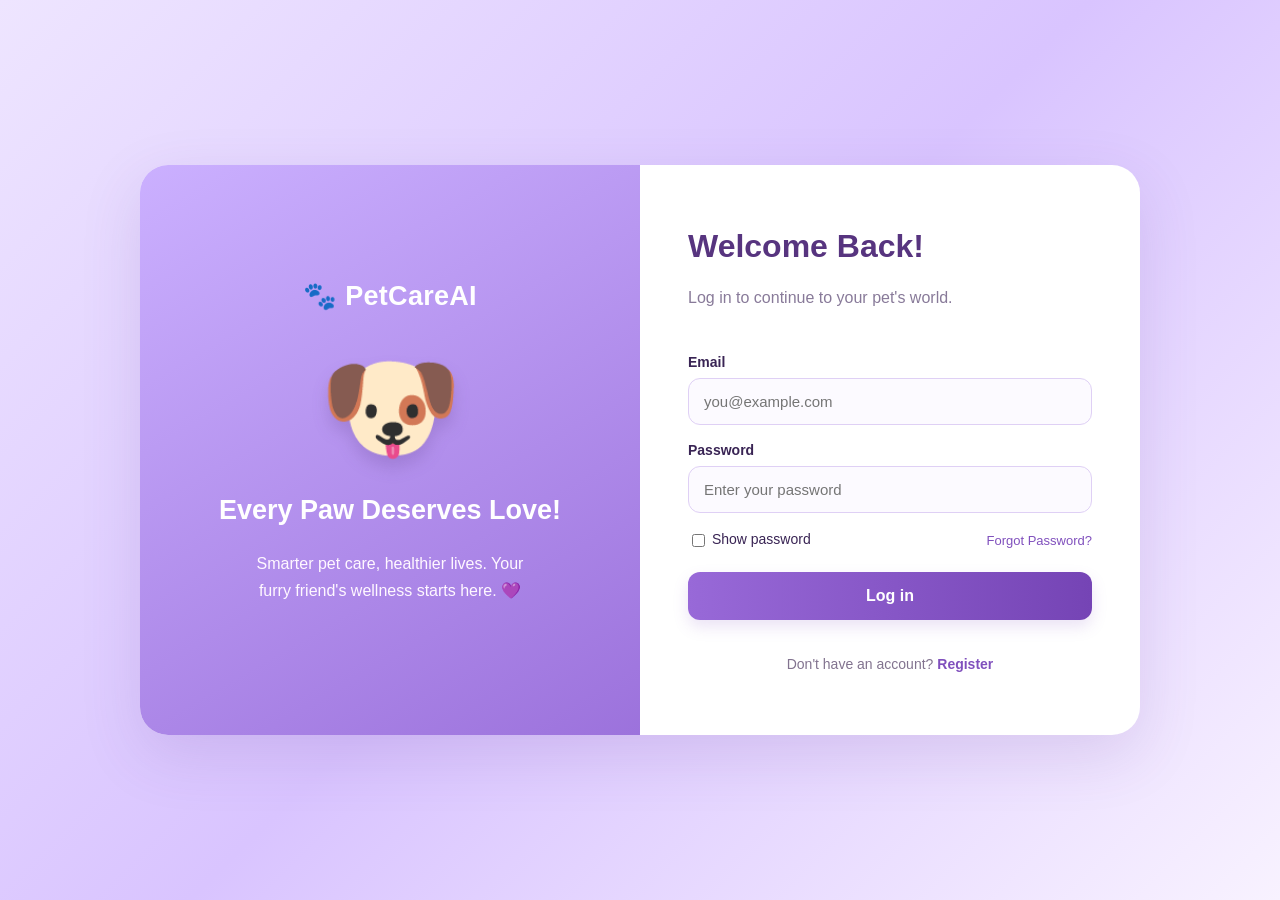
<file: frontend/index.html>
<!DOCTYPE html>
<html lang="en">
<head>
<meta charset="UTF-8">
<meta name="viewport" content="width=device-width, initial-scale=1.0">
<title>PetCareAI - Login</title>

<style>
* {
    box-sizing: border-box;
}

body {
    margin: 0;
    min-height: 100vh;
    font-family: "Segoe UI", Arial, sans-serif;
    background: linear-gradient(135deg, #eee5ff, #d9c4ff, #f8f2ff);
    display: flex;
    align-items: center;
    justify-content: center;
    padding: 24px;
    color: #392454;
}

.login-card {
    width: 100%;
    max-width: 1000px;
    min-height: 570px;
    display: grid;
    grid-template-columns: 1fr 1fr;
    background: #fff;
    border-radius: 28px;
    overflow: hidden;
    box-shadow: 0 20px 60px #65409b25;
}

.puppy-side {
    background: linear-gradient(150deg, #cbb0ff, #9c72dc);
    padding: 45px 32px;
    display: flex;
    flex-direction: column;
    align-items: center;
    justify-content: center;
    text-align: center;
    color: white;
}

.brand {
    font-size: 27px;
    font-weight: 800;
    letter-spacing: 0.3px;
}

.puppy {
    font-size: 115px;
    margin: 28px 0 12px;
    filter: drop-shadow(0 10px 8px #51307630);
}

.puppy-side h2 {
    font-size: 27px;
    margin: 8px 0;
}

.puppy-side p {
    line-height: 1.7;
    max-width: 300px;
    color: #fff8ff;
}

.form-side {
    padding: 55px 48px;
    display: flex;
    flex-direction: column;
    justify-content: center;
}

.form-side h1 {
    font-size: 32px;
    margin: 0 0 8px;
    color: #57347f;
}

.subtitle {
    color: #887a99;
    margin-bottom: 30px;
}

label {
    display: block;
    margin: 17px 0 8px;
    font-weight: 600;
    font-size: 14px;
}

input {
    width: 100%;
    padding: 14px 15px;
    border: 1px solid #dfd0f5;
    background: #fcfaff;
    border-radius: 12px;
    outline: none;
    font-size: 15px;
    color: #392454;
}

input:focus {
    border-color: #9666d6;
    box-shadow: 0 0 0 3px #eadfff;
}

.password-row {
    display: flex;
    justify-content: space-between;
    align-items: center;
    gap: 8px;
    margin: 18px 0 22px;
    font-size: 13px;
}

.password-row label {
    margin: 0;
    font-weight: 500;
}

.forgot {
    color: #8050bd;
    text-decoration: none;
    white-space: nowrap;
}

.forgot:hover {
    text-decoration: underline;
}

.login-btn {
    width: 100%;
    padding: 15px;
    background: linear-gradient(90deg, #9869d8, #7544b5);
    border: none;
    border-radius: 12px;
    color: white;
    font-size: 16px;
    font-weight: 700;
    cursor: pointer;
    box-shadow: 0 7px 15px #8758c52b;
}

.login-btn:hover {
    background: #693aa8;
}

.register {
    text-align: center;
    color: #82738f;
    font-size: 14px;
    margin-top: 23px;
}

.register a {
    color: #8050bd;
    font-weight: 700;
    text-decoration: none;
}

.message {
    font-size: 13px;
    color: #7043a5;
    margin-top: 12px;
}

@media (max-width: 700px) {
    .login-card {
        grid-template-columns: 1fr;
    }

    .puppy-side {
        padding: 25px 18px;
    }

    .puppy {
        font-size: 75px;
        margin: 12px 0 4px;
    }

    .puppy-side h2 {
        font-size: 22px;
    }

    .form-side {
        padding: 32px 25px;
    }
}
</style>
</head>

<body>

<div class="login-card">

    <section class="puppy-side">
        <div class="brand">🐾 PetCareAI</div>

        <div class="puppy" aria-label="Cute puppy">🐶</div>

        <h2>Every Paw Deserves Love!</h2>
        <p>
            Smarter pet care, healthier lives.
            Your furry friend's wellness starts here. 💜
        </p>
    </section>

    <section class="form-side">
        <h1 id="formTitle">Welcome Back!</h1>
        <p class="subtitle" id="formSubtitle">Log in to continue to your pet's world.</p>

        <form id="loginForm">
            <div id="fullNameField" hidden>
                <label for="fullName">Your name</label>
                <input
                    type="text"
                    id="fullName"
                    name="name"
                    placeholder="Enter your name"
                    autocomplete="name"
                >
            </div>

            <label for="email">Email</label>
            <input
                type="email"
                id="email"
                name="email"
                placeholder="you@example.com"
                autocomplete="email"
                required
            >

            <label for="password">Password</label>
            <input
                type="password"
                id="password"
                name="password"
                placeholder="Enter your password"
                autocomplete="current-password"
                required
            >

            <div class="password-row">
                <label>
                    <input
                        type="checkbox"
                        id="showPassword"
                        style="width:auto; vertical-align:middle;"
                    >
                    Show password
                </label>

                <a href="#" class="forgot" id="forgotLink">
                    Forgot Password?
                </a>
            </div>

            <button type="submit" class="login-btn" id="submitButton">Log in</button>
            <p class="message" id="message" role="status"></p>
        </form>

        <div class="register">
            <span id="registerPrompt">Don't have an account?</span>
            <a href="#" id="registerLink">Register</a>
        </div>
    </section>

</div>

<script>
const API_URL = (window.PETCARE_API_URL || "http://127.0.0.1:8001").replace(/\/+$/, "");
const form = document.getElementById("loginForm");
const emailInput = document.getElementById("email");
const passwordInput = document.getElementById("password");
const nameInput = document.getElementById("fullName");
const message = document.getElementById("message");
const submitButton = document.getElementById("submitButton");
let registering = false;

function setMessage(text, isError = false) {
    message.textContent = text;
    message.style.color = isError ? "#b4421f" : "#26734d";
}

function setMode(isRegistering) {
    registering = isRegistering;
    document.getElementById("fullNameField").hidden = !registering;
    nameInput.required = registering;
    document.getElementById("formTitle").textContent = registering ? "Create Account" : "Welcome Back!";
    document.getElementById("formSubtitle").textContent = registering
        ? "Create an account to keep your pet's care together."
        : "Log in to continue to your pet's world.";
    document.getElementById("registerPrompt").textContent = registering
        ? "Already have an account?"
        : "Don't have an account?";
    document.getElementById("registerLink").textContent = registering ? "Log in" : "Register";
    submitButton.textContent = registering ? "Create account" : "Log in";
    passwordInput.autocomplete = registering ? "new-password" : "current-password";
    setMessage("");
}

document.getElementById("showPassword").addEventListener("change", function () {
    passwordInput.type = this.checked ? "text" : "password";
});

document.getElementById("loginForm").addEventListener("submit", async function (event) {
    event.preventDefault();
    if (!form.reportValidity()) return;

    const email = emailInput.value.trim().toLowerCase();
    const password = passwordInput.value;
    const name = nameInput.value.trim();
    if (registering && password.length < 8) {
        setMessage("Password must be at least 8 characters long.", true);
        return;
    }

    submitButton.disabled = true;
    setMessage(registering ? "Creating your account…" : "Signing in…");

    try {
        if (registering) {
            const registration = await fetch(`${API_URL}/register`, {
                method: "POST",
                headers: { "Content-Type": "application/json" },
                body: JSON.stringify({ name, email, password })
            });
            const registrationResult = await registration.json();
            if (!registration.ok) {
                const detail = registrationResult.detail;
                throw new Error(typeof detail === "string" ? detail : "Could not create the account.");
            }
        }

        const response = await fetch(`${API_URL}/login`, {
            method: "POST",
            headers: { "Content-Type": "application/json" },
            body: JSON.stringify({ email, password })
        });
        const result = await response.json();
        if (!response.ok) {
            const detail = result.detail;
            throw new Error(typeof detail === "string" ? detail : "Email or password is incorrect.");
        }

        sessionStorage.setItem("petcare.auth", JSON.stringify({
            user: result.user,
            access_token: result.access_token,
            token_type: result.token_type
        }));
        window.location.assign("dashboard.html");
    } catch (error) {
        setMessage(error.message || "Could not connect to the PetCareAI server.", true);
    } finally {
        submitButton.disabled = false;
    }
});

document.getElementById("forgotLink").addEventListener("click", function (event) {
    event.preventDefault();
    setMessage("Password recovery is not available yet.");
});

document.getElementById("registerLink").addEventListener("click", function (event) {
    event.preventDefault();
    setMode(!registering);
});
</script>

</body>
</html>
</file>
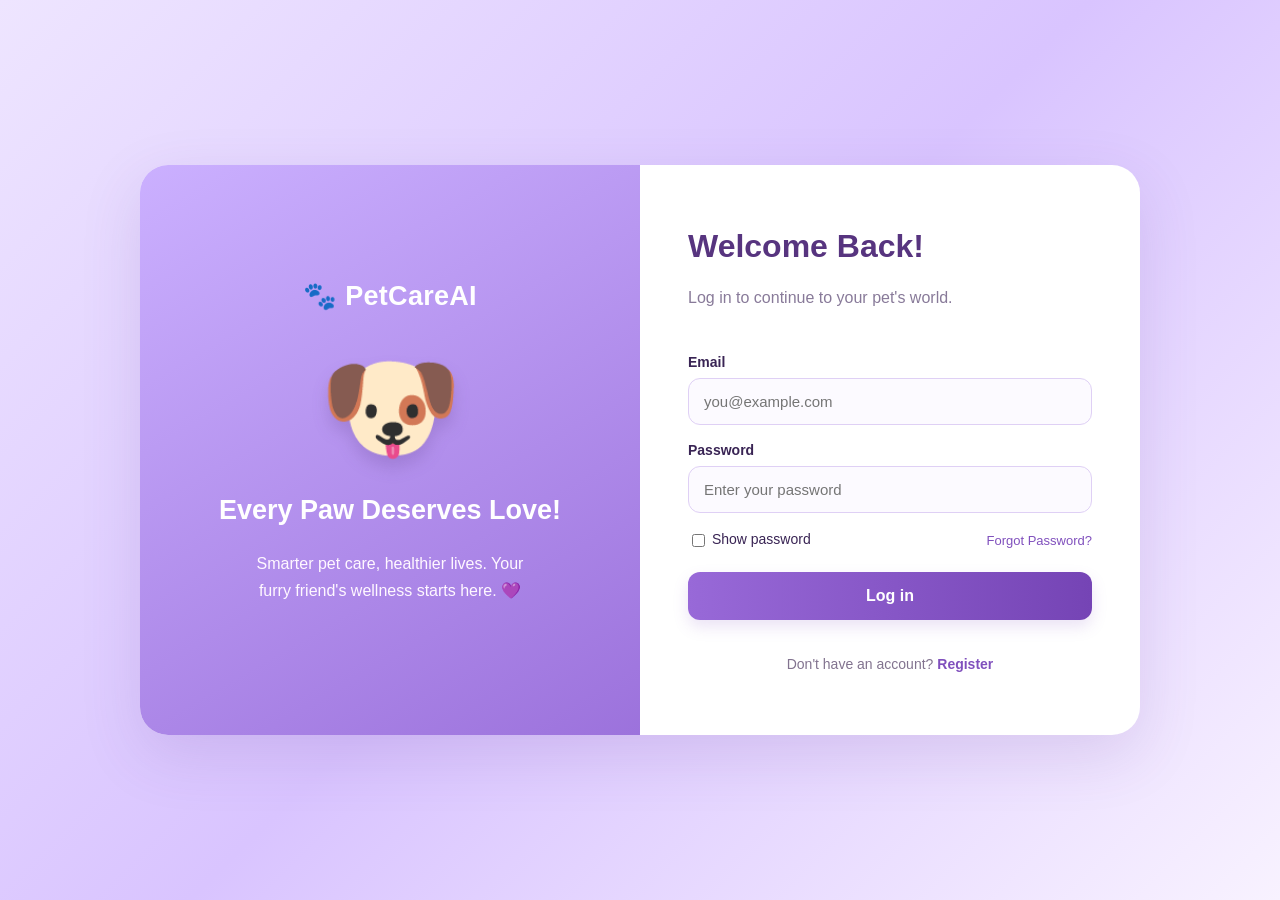
<file: frontend/aiassistant.html>
<!DOCTYPE html>
<html lang="en">
<head>
  <meta charset="UTF-8">
  <meta name="viewport" content="width=device-width, initial-scale=1.0">
  <title>PetCareAI - AI Assistant</title>

  <style>
    * {
      box-sizing: border-box;
      margin: 0;
      padding: 0;
      font-family: Arial, sans-serif;
    }

    body {
      background: #fbf8ff;
      color: #2f2350;
      min-height: 100vh;
      padding: 24px;
    }

    .container {
      max-width: 850px;
      margin: 0 auto;
    }

    .topbar {
      display: flex;
      justify-content: space-between;
      align-items: center;
      gap: 12px;
      flex-wrap: wrap;
      margin-bottom: 22px;
    }

    h1 {
      color: #6c45cf;
      font-size: 27px;
    }

    .back {
      color: #6c45cf;
      text-decoration: none;
      font-weight: bold;
    }

    .chat-card {
      background: white;
      border: 2px solid #eee6fb;
      border-radius: 24px;
      overflow: hidden;
      box-shadow: 0 8px 28px #8a63e812;
    }

    .chat-header {
      background: linear-gradient(120deg, #f0e9ff, #ffe3ee);
      padding: 22px;
    }

    .chat-header h2 {
      margin-bottom: 6px;
    }

    .chat-header p {
      color: #7a6f93;
      font-size: 14px;
    }

    .status {
      display: inline-block;
      background: white;
      color: #a96500;
      padding: 6px 12px;
      border-radius: 20px;
      font-size: 12px;
      font-weight: bold;
      margin-top: 12px;
    }

    #messages {
      height: 390px;
      overflow-y: auto;
      padding: 20px;
      display: flex;
      flex-direction: column;
      gap: 14px;
    }

    .message {
      max-width: 85%;
      padding: 12px 15px;
      border-radius: 17px;
      line-height: 1.5;
      overflow-wrap: anywhere;
      white-space: pre-wrap;
    }

    .bot {
      align-self: flex-start;
      background: #f0e9ff;
      border-bottom-left-radius: 5px;
    }

    .user {
      align-self: flex-end;
      background: #8a63e8;
      color: white;
      border-bottom-right-radius: 5px;
    }

    .suggestions {
      display: flex;
      gap: 8px;
      flex-wrap: wrap;
      padding: 0 20px 18px;
    }

    .suggestions button {
      background: white;
      border: 1px solid #d9c9fa;
      color: #6c45cf;
      border-radius: 20px;
      padding: 9px 12px;
      cursor: pointer;
    }

    .input-area {
      display: flex;
      gap: 10px;
      padding: 18px;
      border-top: 1px solid #eee6fb;
    }

    #userInput {
      flex: 1;
      min-width: 0;
      padding: 13px;
      border: 1px solid #d9c9fa;
      border-radius: 14px;
      font-size: 15px;
      outline-color: #8a63e8;
    }

    #sendBtn {
      border: none;
      background: #8a63e8;
      color: white;
      padding: 0 20px;
      border-radius: 14px;
      font-weight: bold;
      cursor: pointer;
    }

    #sendBtn:hover {
      background: #6c45cf;
    }

    .notice {
      margin-top: 16px;
      color: #7a6f93;
      font-size: 12px;
      line-height: 1.6;
    }

    @media (max-width: 500px) {
      body { padding: 12px; }
      #messages { height: 55vh; }
      .input-area { padding: 12px; }
      #sendBtn { padding: 0 14px; }
    }
  </style>
</head>

<body>
  <div class="container">
    <div class="topbar">
      <h1>🐾 PetCareAI</h1>
      <a class="back" href="dashboard.html">← Back to Dashboard</a>
    </div>

    <section class="chat-card">
      <header class="chat-header">
        <h2>💜 Your Pet Care Assistant</h2>
        <p>Ask questions about feeding, grooming and everyday pet care.</p>
        <span class="status">Answers are kept to 4–5 sentences</span>
      </header>

      <div id="messages" aria-live="polite">
        <div class="message bot">
          Hi! Welcome to PetCareAI. Ask me about your pet's everyday care, nutrition or behavior.
        </div>
      </div>

      <div class="suggestions">
        <button type="button" data-question="What foods are unsafe for dogs?">
          🍎 Food safety
        </button>
        <button type="button" data-question="How can I groom my pet?">
          🛁 Grooming
        </button>
        <button type="button" data-question="How can I maintain a feeding routine?">
          🥗 Feeding routine
        </button>
      </div>

      <form class="input-area" id="chatForm">
        <input
          type="text"
          id="userInput"
          placeholder="Ask about your pet..."
          aria-label="Your question"
          autocomplete="off"
          maxlength="2000"
          required
        >
        <button id="sendBtn" type="submit">Send</button>
      </form>
    </section>

    <p class="notice">
      PetCareAI provides general information, not a veterinary diagnosis. For
      suspected poisoning, breathing difficulty, seizures, collapse or severe
      symptoms, contact an emergency veterinarian immediately.
    </p>
  </div>

  <script>
    const API_URL = (window.PETCARE_API_URL || "http://127.0.0.1:8001").replace(/\/+$/, "");
    const messages = document.getElementById("messages");
    const chatForm = document.getElementById("chatForm");
    const userInput = document.getElementById("userInput");
    const sendButton = document.getElementById("sendBtn");
    const session = JSON.parse(sessionStorage.getItem("petcare.auth") || "null");

    if (!session || !session.access_token) {
      window.location.replace("index.html");
    }

    function addMessage(text, sender) {
      const message = document.createElement("div");
      message.className = "message " + sender;
      message.textContent = text;
      messages.appendChild(message);
      messages.scrollTop = messages.scrollHeight;
      return message;
    }

    async function sendMessage(question) {
      const text = question.trim();
      if (!text || sendButton.disabled || !session?.access_token) return;

      addMessage(text, "user");
      userInput.value = "";
      userInput.disabled = true;
      sendButton.disabled = true;
      sendButton.textContent = "Thinking…";
      const pending = addMessage("Thinking…", "bot");

      try {
        const response = await fetch(`${API_URL}/assistant/ask`, {
          method: "POST",
          headers: {
            "Content-Type": "application/json",
            "Authorization": `Bearer ${session.access_token}`
          },
          body: JSON.stringify({ question: text })
        });
        const result = await response.json();

        if (response.status === 401) {
          sessionStorage.removeItem("petcare.auth");
          window.location.replace("index.html");
          return;
        }
        if (!response.ok) {
          throw new Error(typeof result.detail === "string" ? result.detail : "The assistant could not answer right now.");
        }

        pending.textContent = result.answer;
      } catch (error) {
        pending.textContent = error.message || "Could not reach the assistant. Please try again.";
      } finally {
        userInput.disabled = false;
        sendButton.disabled = false;
        sendButton.textContent = "Send";
        userInput.focus();
      }
    }

    chatForm.addEventListener("submit", function(event) {
      event.preventDefault();
      sendMessage(userInput.value);
    });

    document.querySelectorAll("[data-question]").forEach(function(button) {
      button.addEventListener("click", function() {
        sendMessage(button.dataset.question);
      });
    });
  </script>
</body>
</html>
</file>
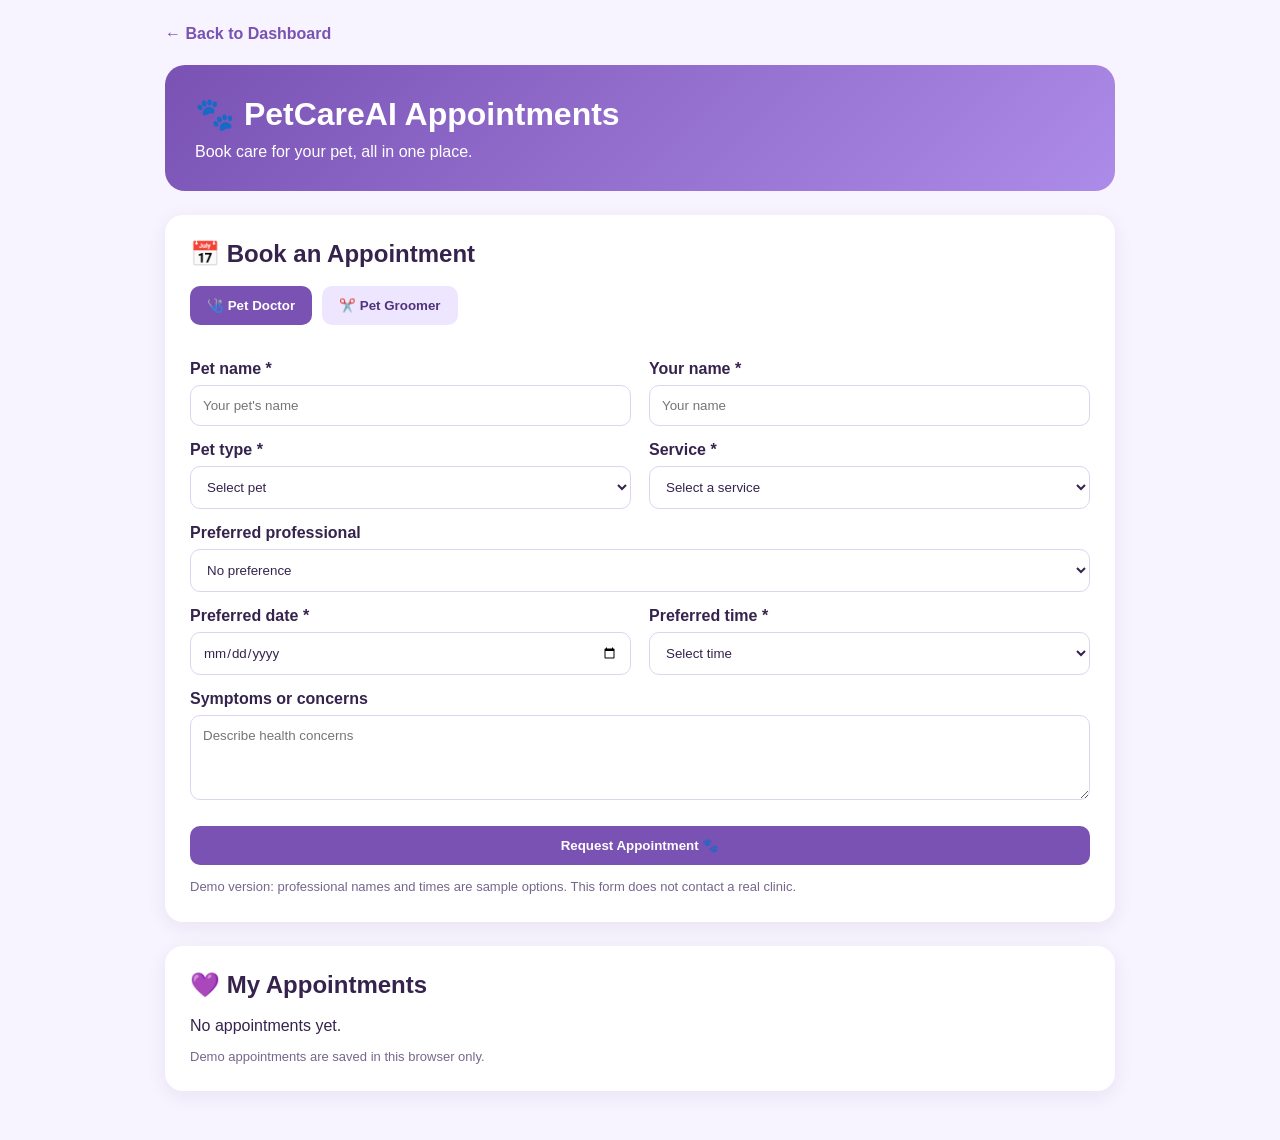
<file: frontend/appointments.html>
<!DOCTYPE html>
<html lang="en">
<head>
  <meta charset="UTF-8">
  <meta name="viewport" content="width=device-width, initial-scale=1.0">
  <title>PetCareAI - Appointments</title>

  <style>
    * {
      box-sizing: border-box;
      margin: 0;
      padding: 0;
      font-family: Arial, sans-serif;
    }

    body {
      background: #f7f3ff;
      color: #35234d;
      padding: 25px;
    }

    .container {
      max-width: 950px;
      margin: auto;
    }

    .back {
      display: inline-block;
      margin-bottom: 22px;
      color: #7952b3;
      text-decoration: none;
      font-weight: bold;
    }

    header {
      background: linear-gradient(135deg, #7952b3, #ad8be8);
      color: white;
      padding: 30px;
      border-radius: 20px;
      margin-bottom: 24px;
    }

    header h1 {
      margin-bottom: 10px;
    }

    .card {
      background: white;
      padding: 25px;
      border-radius: 18px;
      margin-bottom: 24px;
      box-shadow: 0 5px 20px #35234d12;
    }

    h2 {
      margin-bottom: 18px;
    }

    .tabs {
      display: flex;
      flex-wrap: wrap;
      gap: 10px;
      margin-bottom: 20px;
    }

    button, .btn {
      border: none;
      border-radius: 10px;
      padding: 12px 17px;
      cursor: pointer;
      font-weight: bold;
    }

    .tab {
      background: #eee5ff;
      color: #50347a;
    }

    .tab.active, .btn {
      background: #7952b3;
      color: white;
    }

    label {
      display: block;
      font-weight: bold;
      margin: 15px 0 7px;
    }

    input, select, textarea {
      width: 100%;
      padding: 12px;
      border: 1px solid #dfd3f2;
      border-radius: 10px;
      background: white;
      color: #35234d;
    }

    textarea {
      min-height: 85px;
      resize: vertical;
    }

    .grid {
      display: grid;
      grid-template-columns: 1fr 1fr;
      gap: 0 18px;
    }

    .full {
      grid-column: 1 / -1;
    }

    .submit {
      width: 100%;
      margin-top: 22px;
    }

    .booking {
      background: #faf7ff;
      border: 1px solid #e7dcf7;
      padding: 17px;
      border-radius: 12px;
      margin-top: 14px;
      overflow-wrap: anywhere;
    }

    .booking h3 {
      margin-bottom: 10px;
    }

    .booking p {
      line-height: 1.6;
      white-space: pre-line;
    }

    .cancel {
      margin-top: 12px;
      background: #fff0f0;
      color: #a52b43;
    }

    .note {
      margin-top: 12px;
      font-size: 13px;
      color: #77668c;
      line-height: 1.5;
    }

    @media (max-width: 600px) {
      body {
        padding: 14px;
      }

      .grid {
        grid-template-columns: 1fr;
      }

      .full {
        grid-column: auto;
      }

      .card, header {
        padding: 20px;
      }
    }
  </style>
</head>

<body>
  <div class="container">

    <a class="back" href="dashboard.html">← Back to Dashboard</a>

    <header>
      <h1>🐾 PetCareAI Appointments</h1>
      <p>Book care for your pet, all in one place.</p>
    </header>

    <section class="card">
      <h2>📅 Book an Appointment</h2>

      <div class="tabs">
        <button type="button" id="doctorTab"
          class="tab active" onclick="setType('Doctor')">
          🩺 Pet Doctor
        </button>

        <button type="button" id="groomerTab"
          class="tab" onclick="setType('Groomer')">
          ✂️ Pet Groomer
        </button>
      </div>

      <form id="bookingForm">
        <input type="hidden" id="appointmentType" value="Doctor">

        <div class="grid">
          <div>
            <label for="petName">Pet name *</label>
            <input id="petName" required placeholder="Your pet's name">
          </div>

          <div>
            <label for="ownerName">Your name *</label>
            <input id="ownerName" required placeholder="Your name">
          </div>

          <div>
            <label for="petType">Pet type *</label>
            <select id="petType" required>
              <option value="">Select pet</option>
              <option>Dog</option>
              <option>Cat</option>
              <option>Rabbit</option>
              <option>Bird</option>
              <option>Other</option>
            </select>
          </div>

          <div>
            <label for="service">Service *</label>
            <select id="service" required></select>
          </div>

          <div class="full">
            <label for="professional">Preferred professional</label>
            <select id="professional">
              <option value="No preference">No preference</option>
              <option value="Sample professional 1">
                Sample professional 1
              </option>
              <option value="Sample professional 2">
                Sample professional 2
              </option>
            </select>
          </div>

          <div>
            <label for="date">Preferred date *</label>
            <input id="date" type="date" required>
          </div>

          <div>
            <label for="time">Preferred time *</label>
            <select id="time" required>
              <option value="">Select time</option>
              <option>09:00 AM</option>
              <option>10:00 AM</option>
              <option>11:00 AM</option>
              <option>12:00 PM</option>
              <option>02:00 PM</option>
              <option>03:00 PM</option>
              <option>04:00 PM</option>
              <option>05:00 PM</option>
            </select>
          </div>

          <div class="full">
            <label for="notes" id="notesLabel">
              Symptoms or concerns
            </label>
            <textarea id="notes"
              placeholder="Describe your pet's concerns"></textarea>
          </div>
        </div>

        <button class="btn submit" type="submit">
          Request Appointment 🐾
        </button>

        <p class="note">
          Demo version: professional names and times are sample options.
          This form does not contact a real clinic.
        </p>
      </form>
    </section>

    <section class="card">
      <h2>💜 My Appointments</h2>
      <div id="bookingList">No appointments yet.</div>
      <p class="note">
        Demo appointments are saved in this browser only.
      </p>
    </section>

  </div>

  <script>
    const storageKey = "petcareai_appointments";

    const services = {
      Doctor: [
        "General health checkup",
        "Vaccination",
        "Skin and allergy consultation",
        "Dental checkup",
        "Illness or injury consultation"
      ],
      Groomer: [
        "Bath and blow-dry",
        "Hair trimming",
        "Nail clipping",
        "Ear cleaning",
        "Full grooming"
      ]
    };

    const dateInput = document.getElementById("date");

    function localDateString(date) {
      return [
        date.getFullYear(),
        String(date.getMonth() + 1).padStart(2, "0"),
        String(date.getDate()).padStart(2, "0")
      ].join("-");
    }

    const today = localDateString(new Date());
    dateInput.min = today;

    function setType(type) {
      document.getElementById("appointmentType").value = type;

      document.getElementById("doctorTab")
        .classList.toggle("active", type === "Doctor");

      document.getElementById("groomerTab")
        .classList.toggle("active", type === "Groomer");

      const serviceSelect = document.getElementById("service");
      serviceSelect.innerHTML = "";

      const placeholder = document.createElement("option");
      placeholder.value = "";
      placeholder.textContent = "Select a service";
      serviceSelect.appendChild(placeholder);

      services[type].forEach(function(service) {
        const option = document.createElement("option");
        option.value = service;
        option.textContent = service;
        serviceSelect.appendChild(option);
      });

      document.getElementById("notesLabel").textContent =
        type === "Doctor"
          ? "Symptoms or concerns"
          : "Grooming instructions";

      document.getElementById("notes").placeholder =
        type === "Doctor"
          ? "Describe health concerns"
          : "Describe grooming preferences";
    }

    function getBookings() {
      try {
        const data = JSON.parse(
          localStorage.getItem(storageKey) || "[]"
        );
        return Array.isArray(data) ? data : [];
      } catch (error) {
        return [];
      }
    }

    document.getElementById("bookingForm")
      .addEventListener("submit", function(event) {
        event.preventDefault();

        const date = dateInput.value;

        if (date < today) {
          alert("Please select today or a future date.");
          return;
        }

        const booking = {
          id: Date.now(),
          type: document.getElementById("appointmentType").value,
          petName: document.getElementById("petName").value.trim(),
          ownerName: document.getElementById("ownerName").value.trim(),
          petType: document.getElementById("petType").value,
          service: document.getElementById("service").value,
          professional: document.getElementById("professional").value,
          date: date,
          time: document.getElementById("time").value,
          notes: document.getElementById("notes").value.trim(),
          status: "Pending"
        };

        const bookings = getBookings();
        bookings.push(booking);

        try {
          localStorage.setItem(storageKey, JSON.stringify(bookings));
        } catch (error) {
          alert("Unable to save. Check your browser settings.");
          return;
        }

        this.reset();
        setType("Doctor");
        renderBookings();

        alert("Your demo appointment request has been saved! 💜");
      });

    function renderBookings() {
      const list = document.getElementById("bookingList");
      const bookings = getBookings();

      list.innerHTML = "";

      if (bookings.length === 0) {
        list.textContent = "No appointments yet.";
        return;
      }

      bookings.sort(function(a, b) {
        return (a.date + a.time).localeCompare(b.date + b.time);
      });

      bookings.forEach(function(booking) {
        const card = document.createElement("div");
        card.className = "booking";

        const heading = document.createElement("h3");
        heading.textContent =
          (booking.type === "Doctor" ? "🩺 " : "✂️ ") +
          booking.type + " appointment";

        const details = document.createElement("p");
        details.textContent =
          "Pet: " + booking.petName + " (" + booking.petType + ")" +
          "\nService: " + booking.service +
          "\nDate: " + booking.date +
          "\nTime: " + booking.time +
          "\nProfessional: " + booking.professional +
          "\nStatus: " + booking.status +
          (booking.notes ? "\nNotes: " + booking.notes : "");

        const cancel = document.createElement("button");
        cancel.className = "cancel";
        cancel.textContent = "Cancel request";

        cancel.addEventListener("click", function() {
          if (!confirm("Cancel this demo request?")) return;

          const remaining = getBookings().filter(function(item) {
            return item.id !== booking.id;
          });

          localStorage.setItem(storageKey, JSON.stringify(remaining));
          renderBookings();
        });

        card.appendChild(heading);
        card.appendChild(details);
        card.appendChild(cancel);
        list.appendChild(card);
      });
    }

    setType("Doctor");
    renderBookings();
  </script>
</body>
</html>
</file>
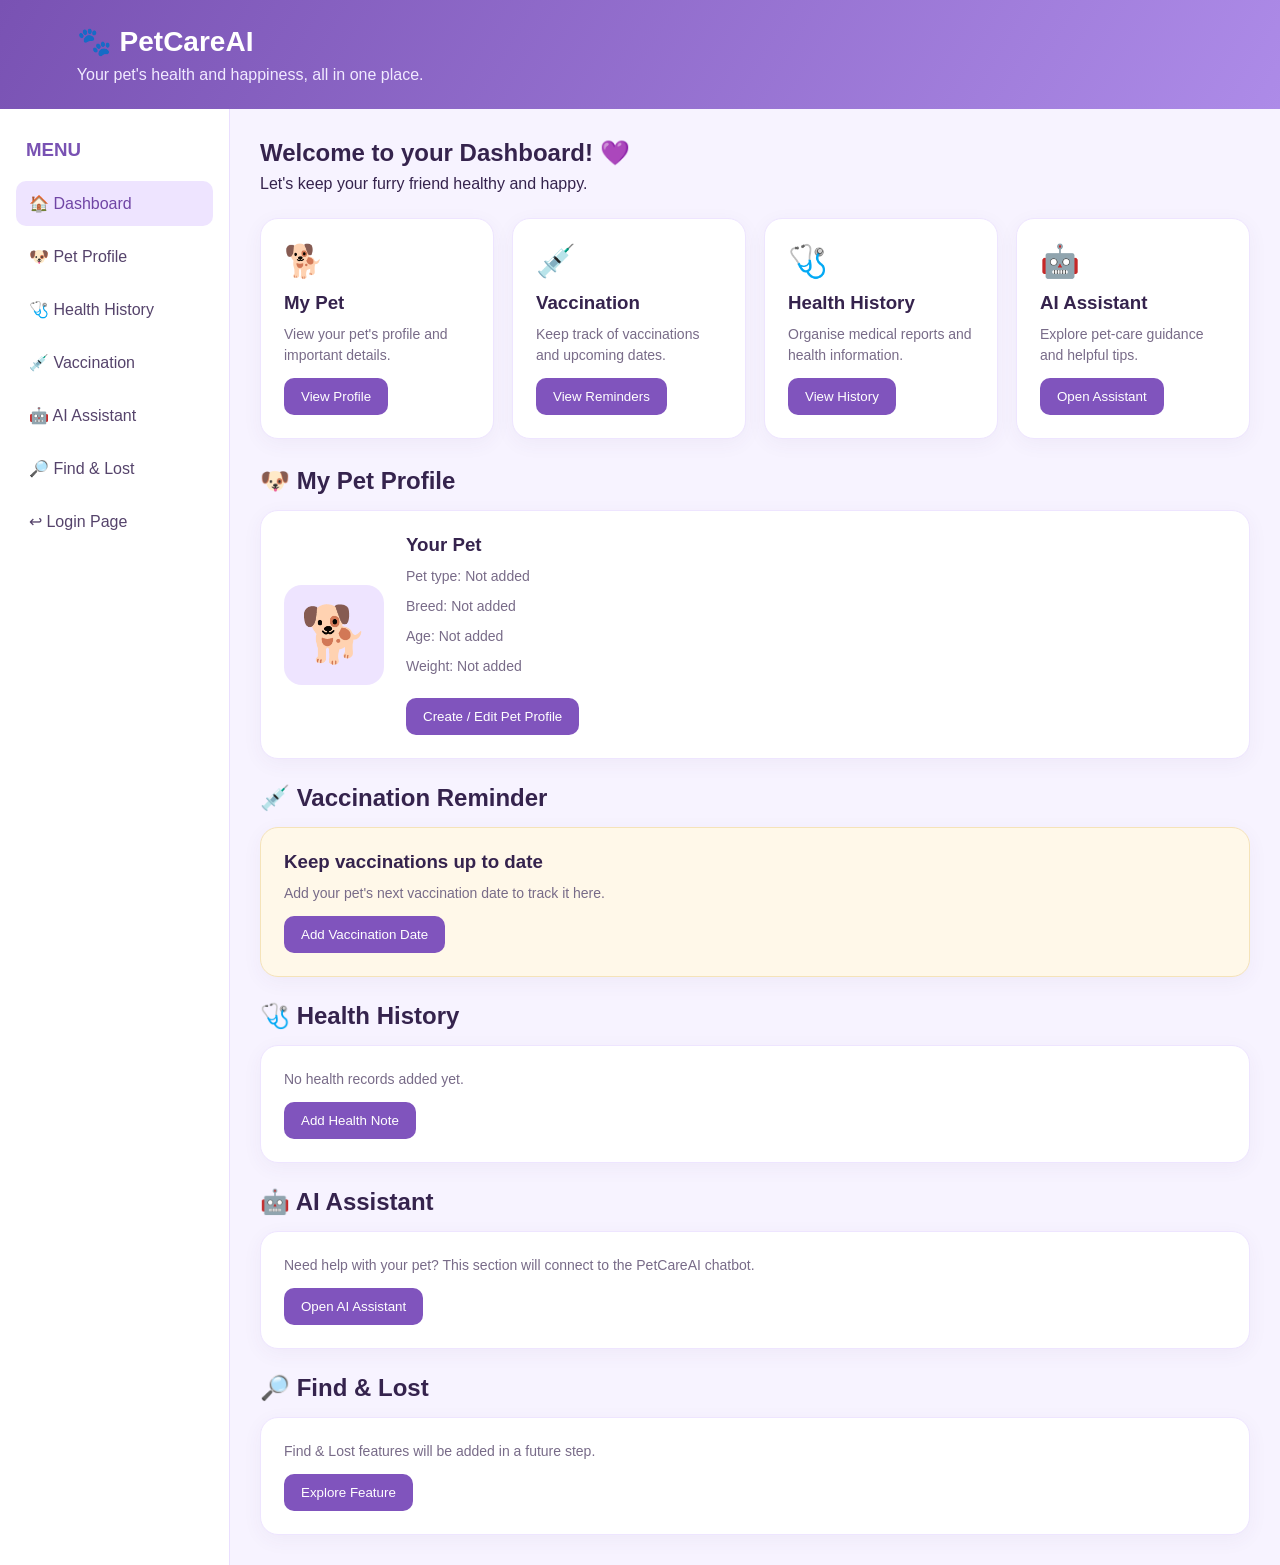
<file: frontend/dashboard copy.html>
<!DOCTYPE html>
<html lang="en">
<head>
  <meta charset="UTF-8">
  <meta name="viewport" content="width=device-width, initial-scale=1.0">
  <title>PetCareAI Dashboard</title>

  <style>
    * {
      box-sizing: border-box;
      margin: 0;
      padding: 0;
      font-family: Arial, sans-serif;
    }

    body {
      background: #f7f3ff;
      color: #35234d;
    }

    header {
      background: linear-gradient(120deg, #7952b3, #ad8be8);
      color: white;
      padding: 25px 6%;
    }

    header h1 {
      font-size: 28px;
      margin-bottom: 8px;
    }

    header p {
      color: #f1eaff;
    }

    .layout {
      display: flex;
      min-height: calc(100vh - 100px);
    }

    aside {
      width: 230px;
      background: white;
      padding: 25px 16px;
      border-right: 1px solid #eadfff;
    }

    aside h3 {
      margin: 5px 10px 20px;
      color: #7952b3;
    }

    aside a {
      display: block;
      text-decoration: none;
      color: #55436b;
      padding: 13px;
      margin-bottom: 8px;
      border-radius: 10px;
    }

    aside a:hover,
    aside a.active {
      background: #eee4ff;
      color: #7045a5;
    }

    main {
      flex: 1;
      padding: 30px;
      min-width: 0;
    }

    .welcome {
      margin-bottom: 25px;
    }

    .welcome h2 {
      margin-bottom: 8px;
    }

    .cards {
      display: grid;
      grid-template-columns: repeat(auto-fit, minmax(200px, 1fr));
      gap: 18px;
      margin-bottom: 28px;
    }

    .card {
      background: white;
      padding: 23px;
      border-radius: 18px;
      box-shadow: 0 5px 20px #5135780d;
      border: 1px solid #eee5ff;
    }

    .card .emoji {
      font-size: 32px;
      margin-bottom: 12px;
    }

    .card h3 {
      margin-bottom: 10px;
    }

    .card p {
      color: #786b88;
      line-height: 1.5;
      font-size: 14px;
    }

    .section-title {
      margin: 25px 0 15px;
    }

    .pet-profile {
      display: flex;
      align-items: center;
      gap: 22px;
      flex-wrap: wrap;
    }

    .pet-photo {
      background: #eee4ff;
      border-radius: 18px;
      width: 100px;
      height: 100px;
      display: grid;
      place-items: center;
      font-size: 55px;
    }

    .pet-details {
      flex: 1;
      min-width: 180px;
    }

    .pet-details p {
      margin: 9px 0;
    }

    button {
      border: none;
      background: #8054bd;
      color: white;
      padding: 11px 17px;
      border-radius: 10px;
      cursor: pointer;
      margin-top: 12px;
    }

    button:hover {
      background: #633d99;
    }

    .reminder {
      background: #fff8e9;
      border: 1px solid #f5e3b9;
    }

    @media (max-width: 650px) {
      .layout {
        flex-direction: column;
      }

      aside {
        width: 100%;
        border-right: none;
        border-bottom: 1px solid #eadfff;
      }

      aside a {
        display: inline-block;
        padding: 9px;
      }

      main {
        padding: 20px 15px;
      }
    }
  </style>
</head>

<body>
  <header>
    <h1>🐾 PetCareAI</h1>
    <p>Your pet's health and happiness, all in one place.</p>
  </header>

  <div class="layout">
    <aside>
      <h3>MENU</h3>
      <a class="active" href="#home">🏠 Dashboard</a>
      <a href="petprofile.html">🐶 Pet Profile</a>
      <a href="#health">🩺 Health History</a>
      <a href="#vaccination">💉 Vaccination</a>
      <a href="#ai">🤖 AI Assistant</a>
      <a href="#lost">🔎 Find & Lost</a>
      <a href="index.html">↩ Login Page</a>
    </aside>

    <main id="home">
      <div class="welcome">
        <h2>Welcome to your Dashboard! 💜</h2>
        <p>Let's keep your furry friend healthy and happy.</p>
      </div>

      <div class="cards">
        <div class="card">
          <div class="emoji">🐕</div>
          <h3>My Pet</h3>
          <p>View your pet's profile and important details.</p>
          <button onclick="openSection('pet')">View Profile</button>
        </div>

        <div class="card">
          <div class="emoji">💉</div>
          <h3>Vaccination</h3>
          <p>Keep track of vaccinations and upcoming dates.</p>
          <button onclick="openSection('vaccination')">View Reminders</button>
        </div>

        <div class="card">
          <div class="emoji">🩺</div>
          <h3>Health History</h3>
          <p>Organise medical reports and health information.</p>
          <button onclick="openSection('health')">View History</button>
        </div>

        <div class="card">
          <div class="emoji">🤖</div>
          <h3>AI Assistant</h3>
          <p>Explore pet-care guidance and helpful tips.</p>
          <button onclick="openSection('ai')">Open Assistant</button>
        </div>
      </div>

      <h2 class="section-title" id="pet">🐶 My Pet Profile</h2>
      <div class="card pet-profile">
        <div class="pet-photo">🐕</div>
        <div class="pet-details">
          <h3 id="petName">Your Pet</h3>
          <p>Pet type: <span id="petType">Not added</span></p>
          <p>Breed: <span id="petBreed">Not added</span></p>
          <p>Age: <span id="petAge">Not added</span></p>
          <p>Weight: <span id="petWeight">Not added</span></p>
          <button onclick="window.location.href='petprofile.html'">
  Create / Edit Pet Profile
</button>
        </div>
      </div>

      <h2 class="section-title" id="vaccination">💉 Vaccination Reminder</h2>
      <div class="card reminder">
        <h3>Keep vaccinations up to date</h3>
        <p id="vaccineText">Add your pet's next vaccination date to track it here.</p>
        <button onclick="addVaccine()">Add Vaccination Date</button>
      </div>

      <h2 class="section-title" id="health">🩺 Health History</h2>
      <div class="card">
        <p id="healthText">No health records added yet.</p>
        <button onclick="addHealth()">Add Health Note</button>
      </div>

      <h2 class="section-title" id="ai">🤖 AI Assistant</h2>
      <div class="card">
        <p>Need help with your pet? This section will connect to the PetCareAI chatbot.</p>
        <button onclick="alert('AI Assistant will be connected to the backend later.')">
          Open AI Assistant
        </button>
      </div>

      <h2 class="section-title" id="lost">🔎 Find & Lost</h2>
      <div class="card">
        <p>Find & Lost features will be added in a future step.</p>
        <button onclick="alert('Find & Lost feature is coming soon.')">Explore Feature</button>
      </div>
    </main>
  </div>

  <script>
    function loadPetProfile() {
  const savedPet = localStorage.getItem("petCareProfile");

  if (!savedPet) return;

  const pet = JSON.parse(savedPet);

  document.getElementById("petName").textContent =
    pet.name || "Your Pet";

  document.getElementById("petType").textContent =
    pet.type || "Not added";

  document.getElementById("petBreed").textContent =
    pet.breed || "Not added";

  document.getElementById("petAge").textContent =
    pet.age ? pet.age + " years" : "Not added";

  document.getElementById("petWeight").textContent =
    pet.weight ? pet.weight + " kg" : "Not added";

  if (pet.photo) {
    const photoBox = document.querySelector(".pet-photo");
    photoBox.innerHTML = "";

    const img = document.createElement("img");
    img.src = pet.photo;
    img.alt = "Pet photo";
    img.style.width = "100%";
    img.style.height = "100%";
    img.style.objectFit = "cover";
    img.style.borderRadius = "18px";

    photoBox.appendChild(img);
  }
}

loadPetProfile();
    function openSection(id) {
      document.getElementById(id).scrollIntoView({
        behavior: "smooth"
      });
    }

    function editPet() {
      const name = prompt("Enter your pet's name:");
      if (name === null || !name.trim()) return;

      const type = prompt("Enter pet type (Dog/Cat/etc.):");
      if (type === null) return;

      const breed = prompt("Enter breed:");
      if (breed === null) return;

      const age = prompt("Enter age:");
      if (age === null) return;

      const weight = prompt("Enter weight (kg):");
      if (weight === null) return;

      document.getElementById("petName").textContent = name;
      document.getElementById("petType").textContent = type;
      document.getElementById("petBreed").textContent = breed;
      document.getElementById("petAge").textContent = age;
      document.getElementById("petWeight").textContent = weight + " kg";
    }

    function addVaccine() {
      const date = prompt("Enter next vaccination date (e.g. 25/11/2026):");
      if (date && date.trim()) {
        document.getElementById("vaccineText").textContent =
          "Next vaccination date: " + date;
      }
    }

    function addHealth() {
      const note = prompt("Enter a health note:");
      if (note && note.trim()) {
        document.getElementById("healthText").textContent = note;
      }
    }
    function loadPetProfile() {
  const savedPet = localStorage.getItem("petCareProfile");

  if (!savedPet) return;

  const pet = JSON.parse(savedPet);

  document.getElementById("petName").textContent =
    pet.name || "Your Pet";

  document.getElementById("petType").textContent =
    pet.type || "Not added";

  document.getElementById("petBreed").textContent =
    pet.breed || "Not added";

  document.getElementById("petAge").textContent =
    pet.age ? pet.age + " years" : "Not added";

  document.getElementById("petWeight").textContent =
    pet.weight ? pet.weight + " kg" : "Not added";
}

loadPetProfile();
  </script>
</body>
</html>
</file>
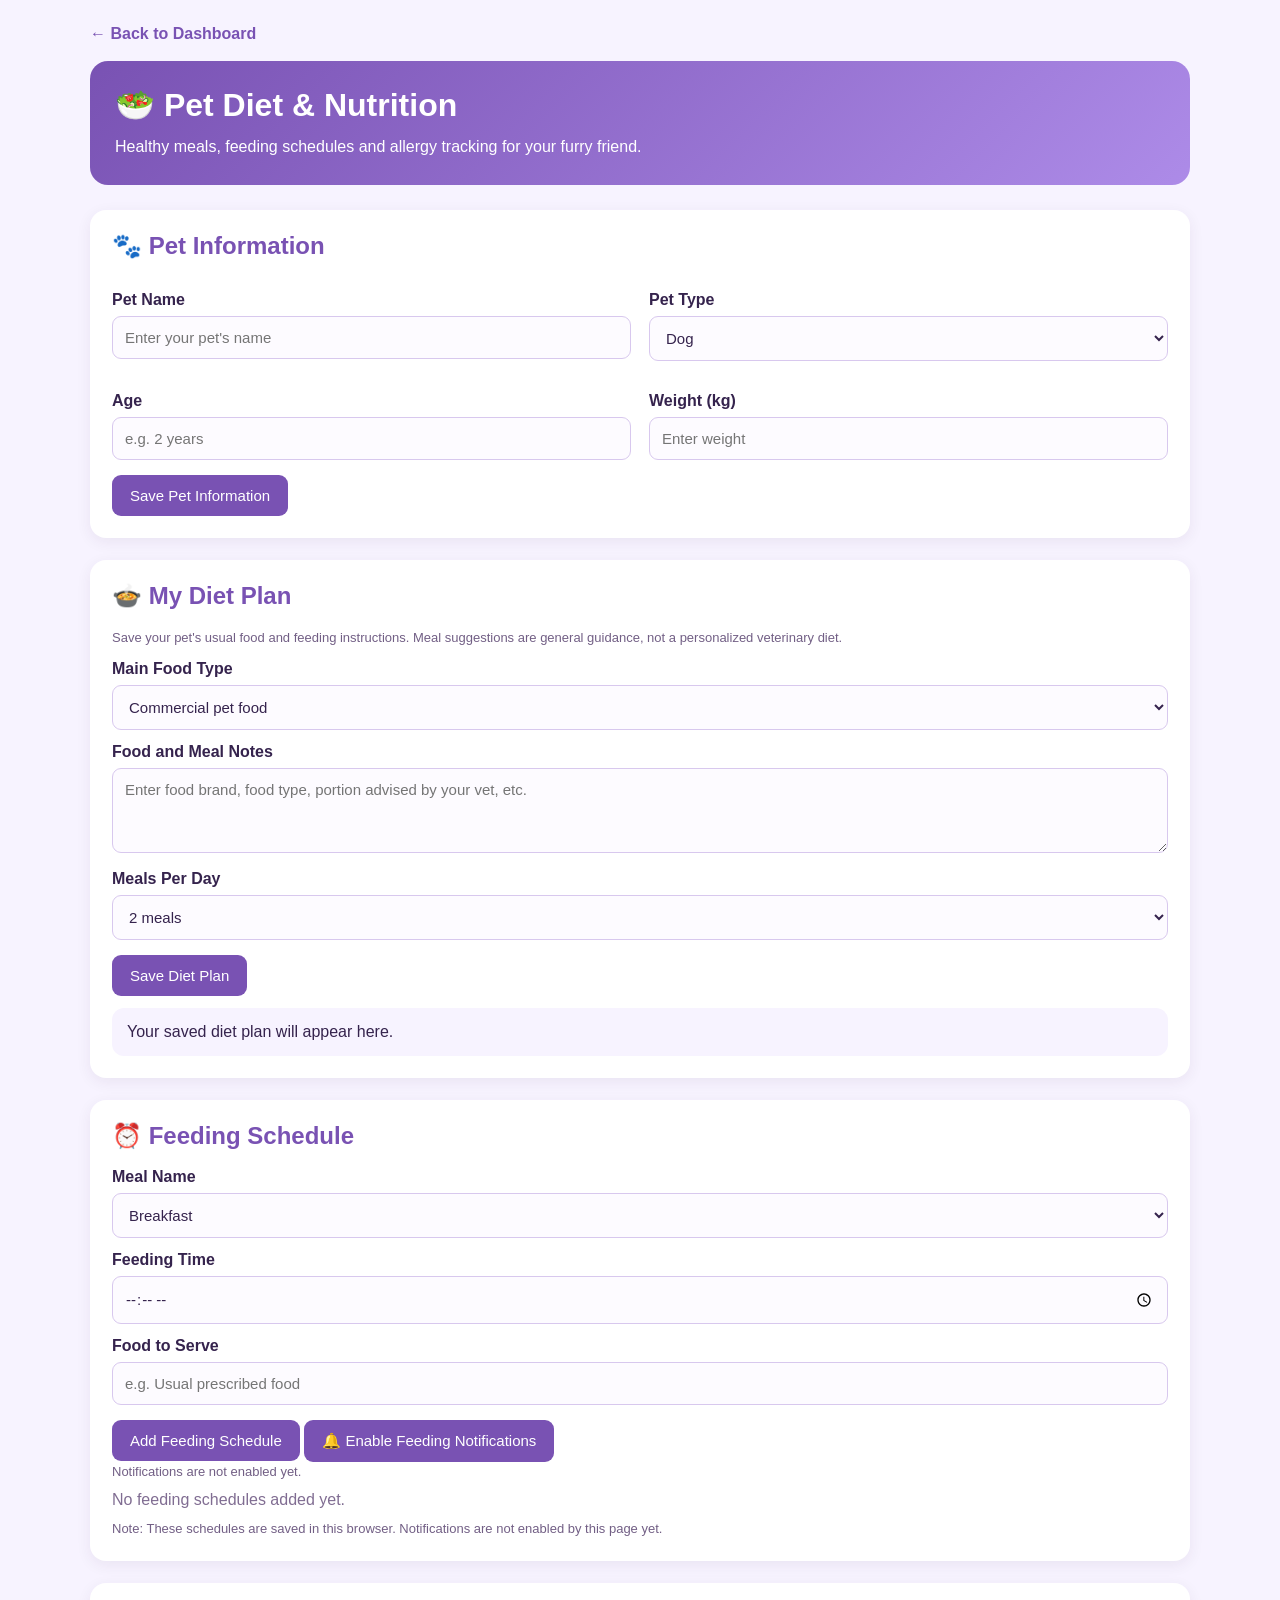
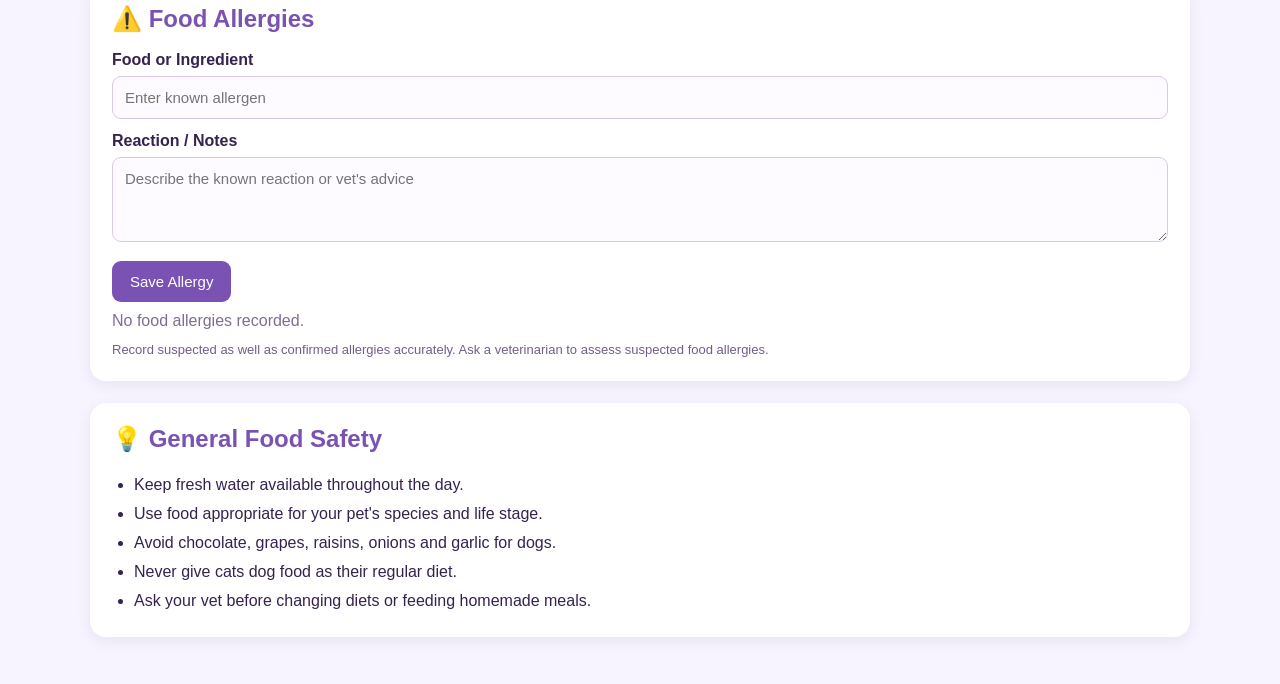
<file: frontend/dietplan.html>
<!DOCTYPE html>
<html lang="en">
<head>
<meta charset="UTF-8">
<meta name="viewport" content="width=device-width, initial-scale=1.0">
<title>PetCareAI - Diet Plan</title>

<style>
* {
  box-sizing: border-box;
  margin: 0;
  padding: 0;
  font-family: Arial, sans-serif;
}

body {
  background: #f7f3ff;
  color: #35234d;
  padding: 25px;
}

.container {
  max-width: 1100px;
  margin: auto;
}

header {
  background: linear-gradient(135deg, #7952b3, #ad8be8);
  color: white;
  padding: 25px;
  border-radius: 18px;
  margin-bottom: 25px;
}

header h1 {
  margin-bottom: 10px;
}

header p {
  line-height: 1.6;
}

.back {
  display: inline-block;
  margin-bottom: 18px;
  color: #7952b3;
  text-decoration: none;
  font-weight: bold;
}

.card {
  background: white;
  padding: 22px;
  border-radius: 16px;
  margin-bottom: 22px;
  box-shadow: 0 4px 15px #35234d12;
}

h2 {
  margin-bottom: 18px;
  color: #7952b3;
}

label {
  display: block;
  margin: 13px 0 7px;
  font-weight: bold;
}

input, select, textarea {
  width: 100%;
  padding: 12px;
  border: 1px solid #d8c8ee;
  border-radius: 9px;
  background: #fdfbff;
  color: #35234d;
  font-size: 15px;
}

textarea {
  resize: vertical;
  min-height: 85px;
}

button {
  border: none;
  border-radius: 9px;
  padding: 12px 18px;
  margin-top: 15px;
  background: #7952b3;
  color: white;
  cursor: pointer;
  font-size: 15px;
}

button:hover {
  background: #624092;
}

.danger {
  background: #c95370;
  margin-left: 8px;
}

.danger:hover {
  background: #a83955;
}

.grid {
  display: grid;
  grid-template-columns: repeat(2, minmax(0, 1fr));
  gap: 18px;
}

.info {
  background: #f7f3ff;
  padding: 15px;
  border-radius: 12px;
  margin-top: 12px;
  overflow-wrap: anywhere;
}

.small {
  font-size: 13px;
  color: #725f85;
  line-height: 1.5;
}

ul {
  padding-left: 22px;
  line-height: 1.8;
}

.empty {
  color: #806d92;
  padding: 10px 0;
}

@media (max-width: 650px) {
  body {
    padding: 14px;
  }

  .grid {
    grid-template-columns: 1fr;
  }

  header, .card {
    padding: 18px;
  }
}
</style>
</head>

<body>
<div class="container">

<a class="back" href="dashboard.html">← Back to Dashboard</a>

<header>
  <h1>🥗 Pet Diet & Nutrition</h1>
  <p>Healthy meals, feeding schedules and allergy tracking for your furry friend.</p>
</header>

<section class="card">
  <h2>🐾 Pet Information</h2>

  <div class="grid">
    <div>
      <label for="petName">Pet Name</label>
      <input id="petName" placeholder="Enter your pet's name">
    </div>

    <div>
      <label for="petType">Pet Type</label>
      <select id="petType">
        <option value="dog">Dog</option>
        <option value="cat">Cat</option>
      </select>
    </div>

    <div>
      <label for="petAge">Age</label>
      <input id="petAge" placeholder="e.g. 2 years">
    </div>

    <div>
      <label for="petWeight">Weight (kg)</label>
      <input id="petWeight" type="number" min="0.1" step="0.1"
             placeholder="Enter weight">
    </div>
  </div>

  <button type="button" onclick="savePet()">Save Pet Information</button>
</section>

<section class="card">
  <h2>🍲 My Diet Plan</h2>
  <p class="small">
    Save your pet's usual food and feeding instructions.
    Meal suggestions are general guidance, not a personalized veterinary diet.
  </p>

  <label for="foodType">Main Food Type</label>
  <select id="foodType">
    <option value="Commercial pet food">Commercial pet food</option>
    <option value="Veterinarian-prescribed diet">Veterinarian-prescribed diet</option>
    <option value="Home-prepared food">Home-prepared food</option>
    <option value="Mixed diet">Mixed diet</option>
  </select>

  <label for="mealNotes">Food and Meal Notes</label>
  <textarea id="mealNotes"
    placeholder="Enter food brand, food type, portion advised by your vet, etc."></textarea>

  <label for="mealFrequency">Meals Per Day</label>
  <select id="mealFrequency">
    <option value="1">1 meal</option>
    <option value="2" selected>2 meals</option>
    <option value="3">3 meals</option>
    <option value="4">4 meals</option>
  </select>

  <button type="button" onclick="saveDiet()">Save Diet Plan</button>

  <div id="dietResult" class="info" aria-live="polite">
    Your saved diet plan will appear here.
  </div>
</section>

<section class="card">
  <h2>⏰ Feeding Schedule</h2>

  <label for="mealName">Meal Name</label>
  <select id="mealName">
    <option>Breakfast</option>
    <option>Lunch</option>
    <option>Dinner</option>
    <option>Snack</option>
  </select>

  <label for="mealTime">Feeding Time</label>
  <input id="mealTime" type="time">

  <label for="mealFood">Food to Serve</label>
  <input id="mealFood" placeholder="e.g. Usual prescribed food">

  <button type="button" onclick="addMeal()">Add Feeding Schedule</button>

<button type="button" onclick="enableNotifications()">
  🔔 Enable Feeding Notifications
</button>

<p id="notificationStatus" class="small" aria-live="polite">
  Notifications are not enabled yet.
</p>

  <div id="mealList" aria-live="polite"></div>

  <p class="small">
    Note: These schedules are saved in this browser. Notifications are not
    enabled by this page yet.
  </p>
</section>

<section class="card">
  <h2>⚠️ Food Allergies</h2>

  <label for="allergyFood">Food or Ingredient</label>
  <input id="allergyFood" placeholder="Enter known allergen">

  <label for="allergyReaction">Reaction / Notes</label>
  <textarea id="allergyReaction"
    placeholder="Describe the known reaction or vet's advice"></textarea>

  <button type="button" onclick="addAllergy()">Save Allergy</button>

  <div id="allergyList" aria-live="polite"></div>
  <p class="small">
    Record suspected as well as confirmed allergies accurately.
    Ask a veterinarian to assess suspected food allergies.
  </p>
</section>

<section class="card">
  <h2>💡 General Food Safety</h2>
  <ul>
    <li>Keep fresh water available throughout the day.</li>
    <li>Use food appropriate for your pet's species and life stage.</li>
    <li>Avoid chocolate, grapes, raisins, onions and garlic for dogs.</li>
    <li>Never give cats dog food as their regular diet.</li>
    <li>Ask your vet before changing diets or feeding homemade meals.</li>
  </ul>
</section>

</div>

<script>
const STORAGE_KEY = "petcareai_diet_data";

function getData() {
  try {
    return JSON.parse(localStorage.getItem(STORAGE_KEY)) || {
      pet: {},
      diet: {},
      meals: [],
      allergies: []
    };
  } catch (error) {
    return { pet: {}, diet: {}, meals: [], allergies: [] };
  }
}

let data = getData();

function persist() {
  localStorage.setItem(STORAGE_KEY, JSON.stringify(data));
}

function showMessage(elementId, message) {
  document.getElementById(elementId).textContent = message;
}

function savePet() {
  data.pet = {
    name: document.getElementById("petName").value.trim(),
    type: document.getElementById("petType").value,
    age: document.getElementById("petAge").value.trim(),
    weight: document.getElementById("petWeight").value
  };

  persist();
  showMessage("dietResult", "Pet information saved successfully.");
}

function saveDiet() {
  data.diet = {
    foodType: document.getElementById("foodType").value,
    notes: document.getElementById("mealNotes").value.trim(),
    frequency: document.getElementById("mealFrequency").value
  };

  persist();
  renderDiet();
}

function renderDiet() {
  const result = document.getElementById("dietResult");

  if (!data.diet.foodType) {
    result.textContent = "Your saved diet plan will appear here.";
    return;
  }

  result.textContent =
    "Food type: " + data.diet.foodType +
    " | Meals per day: " + data.diet.frequency +
    " | Notes: " + (data.diet.notes || "None added");
}

function addMeal() {
  const name = document.getElementById("mealName").value;
  const time = document.getElementById("mealTime").value;
  const food = document.getElementById("mealFood").value.trim();

  if (!time || !food) {
    alert("Please enter a feeding time and food.");
    return;
  }

  data.meals.push({
    id: Date.now() + Math.random(),
    name,
    time,
    food
  });

  persist();
  document.getElementById("mealFood").value = "";
  renderMeals();
}

function renderMeals() {
  const list = document.getElementById("mealList");
  list.replaceChildren();

  if (!data.meals.length) {
    const p = document.createElement("p");
    p.className = "empty";
    p.textContent = "No feeding schedules added yet.";
    list.appendChild(p);
    return;
  }

  [...data.meals]
    .sort((a, b) => a.time.localeCompare(b.time))
    .forEach(meal => {
      const card = document.createElement("div");
      card.className = "info";

      const title = document.createElement("strong");
      title.textContent = meal.name + " — " + meal.time;

      const detail = document.createElement("p");
      detail.textContent = meal.food;

      const remove = document.createElement("button");
      remove.className = "danger";
      remove.textContent = "Delete";
      remove.onclick = () => {
        data.meals = data.meals.filter(item => item.id !== meal.id);
        persist();
        renderMeals();
      };

      card.append(title, detail, remove);
      list.appendChild(card);
    });
}

function addAllergy() {
  const food = document.getElementById("allergyFood").value.trim();
  const reaction = document.getElementById("allergyReaction").value.trim();

  if (!food) {
    alert("Please enter a food or ingredient.");
    return;
  }

  data.allergies.push({
    id: Date.now() + Math.random(),
    food,
    reaction
  });

  persist();
  document.getElementById("allergyFood").value = "";
  document.getElementById("allergyReaction").value = "";
  renderAllergies();
}

function renderAllergies() {
  const list = document.getElementById("allergyList");
  list.replaceChildren();

  if (!data.allergies.length) {
    const p = document.createElement("p");
    p.className = "empty";
    p.textContent = "No food allergies recorded.";
    list.appendChild(p);
    return;
  }

  data.allergies.forEach(allergy => {
    const card = document.createElement("div");
    card.className = "info";

    const title = document.createElement("strong");
    title.textContent = "⚠️ " + allergy.food;

    const detail = document.createElement("p");
    detail.textContent = allergy.reaction || "No reaction notes added.";

    const remove = document.createElement("button");
    remove.className = "danger";
    remove.textContent = "Delete";
    remove.onclick = () => {
      data.allergies = data.allergies.filter(
        item => item.id !== allergy.id
      );
      persist();
      renderAllergies();
    };

    card.append(title, detail, remove);
    list.appendChild(card);
  });
}

function loadSavedData() {
  document.getElementById("petName").value = data.pet.name || "";
  document.getElementById("petType").value = data.pet.type || "dog";
  document.getElementById("petAge").value = data.pet.age || "";
  document.getElementById("petWeight").value = data.pet.weight || "";

  if (data.diet.foodType) {
    document.getElementById("foodType").value = data.diet.foodType;
    document.getElementById("mealNotes").value = data.diet.notes || "";
    document.getElementById("mealFrequency").value =
      data.diet.frequency || "2";
  }

  renderDiet();
  renderMeals();
  renderAllergies();
}

function enableNotifications() {
  if (!("Notification" in window)) {
    document.getElementById("notificationStatus").textContent =
      "Your browser does not support notifications.";
    return;
  }

  Notification.requestPermission().then(permission => {
    const status = document.getElementById("notificationStatus");

    if (permission === "granted") {
      status.textContent =
        "Notifications enabled! Keep this page open for reminders.";
      checkFeedingReminders();
    } else {
      status.textContent =
        "Notifications are blocked. Allow them in browser settings.";
    }
  });
}

function checkFeedingReminders() {
  if (!("Notification" in window) ||
      Notification.permission !== "granted") {
    return;
  }

  const now = new Date();
  const today = [
    now.getFullYear(),
    String(now.getMonth() + 1).padStart(2, "0"),
    String(now.getDate()).padStart(2, "0")
  ].join("-");

  const currentTime =
    String(now.getHours()).padStart(2, "0") + ":" +
    String(now.getMinutes()).padStart(2, "0");

  let notified = {};

  try {
    notified = JSON.parse(
      localStorage.getItem(
        "petcareai_fired_feeding_notifications"
      ) || "{}"
    );
  } catch {
    notified = {};
  }

  data.meals.forEach(meal => {
    const key = today + "_" + meal.id;

    if (meal.time === currentTime && !notified[key]) {
      const petName = data.pet.name || "your pet";

      new Notification("🐾 PetCareAI Feeding Reminder", {
        body: "It's " + meal.name + " time for " + petName +
          "! Food: " + meal.food
      });

      notified[key] = true;
    }
  });

  localStorage.setItem(
    "petcareai_fired_feeding_notifications",
    JSON.stringify(notified)
  );
}

loadSavedData();
checkFeedingReminders();
setInterval(checkFeedingReminders, 15000);
</script>
</body>
</html>
</file>
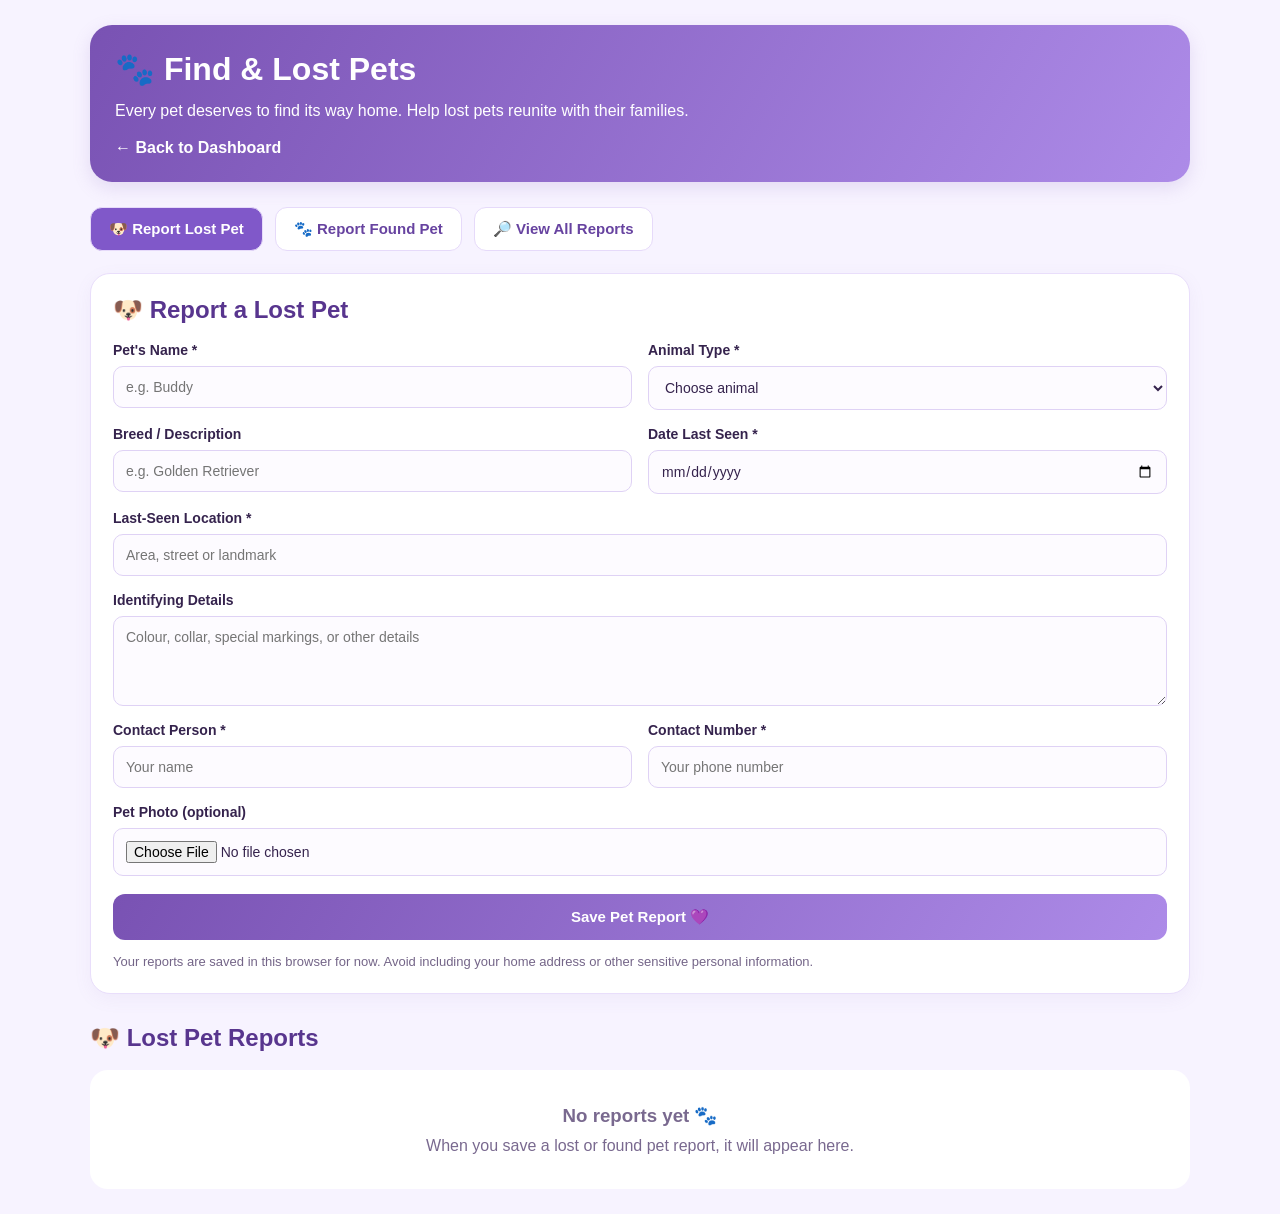
<file: frontend/findlost.html>
<!DOCTYPE html>
<html lang="en">
<head>
<meta charset="UTF-8">
<meta name="viewport" content="width=device-width, initial-scale=1.0">
<title>PetCareAI - Find & Lost</title>

<style>
* {
  box-sizing: border-box;
  margin: 0;
  padding: 0;
  font-family: Arial, sans-serif;
}

body {
  background: #f7f3ff;
  color: #35234d;
  padding: 25px;
}

header {
  background: linear-gradient(120deg, #7952b3, #ad8be8);
  color: white;
  padding: 25px;
  border-radius: 22px;
  margin-bottom: 25px;
  box-shadow: 0 6px 18px #8f70bd30;
}

header h1 {
  margin-bottom: 10px;
}

header p {
  line-height: 1.6;
}

.back-link {
  display: inline-block;
  margin-top: 15px;
  color: white;
  text-decoration: none;
  font-weight: bold;
}

.container {
  max-width: 1100px;
  margin: auto;
}

.tabs {
  display: flex;
  gap: 12px;
  margin-bottom: 22px;
  flex-wrap: wrap;
}

button, .tab {
  border: none;
  cursor: pointer;
  border-radius: 12px;
  padding: 12px 18px;
  font-size: 15px;
  font-weight: bold;
}

.tab {
  background: white;
  color: #6743a0;
  border: 1px solid #e6dafa;
}

.tab.active {
  background: #8058c9;
  color: white;
}

.panel, .report-card {
  background: white;
  border: 1px solid #e9defb;
  border-radius: 20px;
  padding: 22px;
  box-shadow: 0 5px 18px #8f70bd12;
}

.panel h2, .reports-heading {
  margin-bottom: 18px;
  color: #58358e;
}

.form-grid {
  display: grid;
  grid-template-columns: repeat(2, minmax(0, 1fr));
  gap: 16px;
}

.field {
  display: flex;
  flex-direction: column;
  gap: 8px;
}

.field.full {
  grid-column: 1 / -1;
}

label {
  font-weight: bold;
  font-size: 14px;
}

input, select, textarea {
  width: 100%;
  padding: 12px;
  border: 1px solid #dfd2f5;
  border-radius: 10px;
  background: #fdfbff;
  color: #35234d;
  font-size: 14px;
}

textarea {
  min-height: 90px;
  resize: vertical;
}

input:focus, select:focus, textarea:focus {
  outline: 2px solid #bba0ed;
  border-color: #8058c9;
}

.primary {
  background: linear-gradient(120deg, #7952b3, #ad8be8);
  color: white;
}

.secondary {
  background: #f0e8ff;
  color: #6743a0;
}

.submit-button {
  margin-top: 18px;
  width: 100%;
  padding: 14px;
}

.hidden {
  display: none !important;
}

.note {
  margin-top: 12px;
  font-size: 13px;
  color: #746588;
  line-height: 1.5;
}

.reports-heading {
  margin-top: 30px;
}

.report-list {
  display: grid;
  grid-template-columns: repeat(2, minmax(0, 1fr));
  gap: 18px;
}

.report-card {
  overflow: hidden;
}

.report-photo {
  width: 100%;
  height: 190px;
  object-fit: cover;
  border-radius: 14px;
  background: #f0e8ff;
  margin-bottom: 15px;
}

.status {
  display: inline-block;
  background: #ffe5f2;
  color: #a42c76;
  border-radius: 20px;
  padding: 6px 11px;
  font-size: 12px;
  font-weight: bold;
  margin-bottom: 10px;
}

.report-card h3 {
  margin-bottom: 10px;
}

.report-card p {
  margin: 7px 0;
  line-height: 1.5;
  font-size: 14px;
  overflow-wrap: anywhere;
}

.report-actions {
  display: flex;
  gap: 8px;
  margin-top: 15px;
  flex-wrap: wrap;
}

.empty {
  grid-column: 1 / -1;
  background: white;
  border-radius: 18px;
  padding: 30px;
  text-align: center;
  color: #79698f;
  line-height: 1.7;
}

@media (max-width: 650px) {
  body {
    padding: 14px;
  }

  .form-grid, .report-list {
    grid-template-columns: 1fr;
  }

  .field.full {
    grid-column: auto;
  }

  header {
    padding: 20px;
  }
}
</style>
</head>

<body>
<div class="container">

<header>
  <h1>🐾 Find & Lost Pets</h1>
  <p>Every pet deserves to find its way home. Help lost pets reunite with their families.</p>
  <a class="back-link" href="dashboard.html">← Back to Dashboard</a>
</header>

<div class="tabs">
  <button class="tab active" data-type="lost">🐶 Report Lost Pet</button>
  <button class="tab" data-type="found">🐾 Report Found Pet</button>
  <button class="tab" data-type="all">🔎 View All Reports</button>
</div>

<section class="panel" id="formPanel">
  <h2 id="formTitle">🐶 Report a Lost Pet</h2>

  <form id="petReportForm">
    <div class="form-grid">

      <div class="field">
        <label for="petName">Pet's Name *</label>
        <input id="petName" required maxlength="60"
               placeholder="e.g. Buddy">
      </div>

      <div class="field">
        <label for="petType">Animal Type *</label>
        <select id="petType" required>
          <option value="">Choose animal</option>
          <option>Dog</option>
          <option>Cat</option>
          <option>Bird</option>
          <option>Rabbit</option>
          <option>Other</option>
        </select>
      </div>

      <div class="field">
        <label for="breed">Breed / Description</label>
        <input id="breed" maxlength="100"
               placeholder="e.g. Golden Retriever">
      </div>

      <div class="field">
        <label for="reportDate" id="dateLabel">Date Last Seen *</label>
        <input id="reportDate" type="date" required>
      </div>

      <div class="field full">
        <label for="location" id="locationLabel">Last-Seen Location *</label>
        <input id="location" required maxlength="200"
               placeholder="Area, street or landmark">
      </div>

      <div class="field full">
        <label for="description">Identifying Details</label>
        <textarea id="description" maxlength="1000"
          placeholder="Colour, collar, special markings, or other details"></textarea>
      </div>

      <div class="field">
        <label for="contactName">Contact Person *</label>
        <input id="contactName" required maxlength="80"
               placeholder="Your name">
      </div>

      <div class="field">
        <label for="contactPhone">Contact Number *</label>
        <input id="contactPhone" type="tel" required
               maxlength="25" placeholder="Your phone number">
      </div>

      <div class="field full">
        <label for="petPhoto">Pet Photo (optional)</label>
        <input id="petPhoto" type="file"
               accept="image/jpeg,image/png,image/webp">
      </div>

    </div>

    <button class="primary submit-button" type="submit">
      Save Pet Report 💜
    </button>

    <p class="note">
      Your reports are saved in this browser for now. Avoid including
      your home address or other sensitive personal information.
    </p>
  </form>
</section>

<h2 class="reports-heading" id="reportsHeading">🐾 Recent Pet Reports</h2>
<div class="report-list" id="reportList"></div>

</div>

<script>
const STORAGE_KEY = "petcareai_find_lost_reports";

let currentType = "lost";
let selectedPhoto = "";
let reports = loadReports();

const form = document.getElementById("petReportForm");
const formPanel = document.getElementById("formPanel");
const formTitle = document.getElementById("formTitle");
const reportList = document.getElementById("reportList");
const reportsHeading = document.getElementById("reportsHeading");
const photoInput = document.getElementById("petPhoto");

function loadReports() {
  try {
    const saved = JSON.parse(localStorage.getItem(STORAGE_KEY) || "[]");
    return Array.isArray(saved) ? saved : [];
  } catch (error) {
    return [];
  }
}

function saveReports() {
  try {
    localStorage.setItem(STORAGE_KEY, JSON.stringify(reports));
    return true;
  } catch (error) {
    alert("Storage is full. Try a smaller photo or remove an old report.");
    return false;
  }
}

function setType(type) {
  currentType = type;

  document.querySelectorAll(".tab").forEach(button => {
    button.classList.toggle("active", button.dataset.type === type);
  });

  formPanel.classList.toggle("hidden", type === "all");

  if (type === "lost") {
    formTitle.textContent = "🐶 Report a Lost Pet";
    document.getElementById("dateLabel").textContent = "Date Last Seen *";
    document.getElementById("locationLabel").textContent = "Last-Seen Location *";
  } else if (type === "found") {
    formTitle.textContent = "🐾 Report a Found Pet";
    document.getElementById("dateLabel").textContent = "Date Found *";
    document.getElementById("locationLabel").textContent = "Found Location *";
  }

  renderReports();
}

document.querySelectorAll(".tab").forEach(button => {
  button.addEventListener("click", () => setType(button.dataset.type));
});

photoInput.addEventListener("change", () => {
  selectedPhoto = "";
  const file = photoInput.files[0];

  if (!file) return;

  if (!file.type.startsWith("image/")) {
    alert("Please choose an image file.");
    photoInput.value = "";
    return;
  }

  if (file.size > 700 * 1024) {
    alert("Please choose an image smaller than 700 KB.");
    photoInput.value = "";
    return;
  }

  const reader = new FileReader();

  reader.onload = () => {
    selectedPhoto = reader.result;
  };

  reader.onerror = () => {
    alert("Could not read this photo. Please try another one.");
    photoInput.value = "";
  };

  reader.readAsDataURL(file);
});

form.addEventListener("submit", event => {
  event.preventDefault();

  const report = {
    id: (crypto.randomUUID
      ? crypto.randomUUID()
      : String(Date.now()) + Math.random().toString(16).slice(2)),
    type: currentType,
    petName: document.getElementById("petName").value.trim(),
    petType: document.getElementById("petType").value,
    breed: document.getElementById("breed").value.trim(),
    date: document.getElementById("reportDate").value,
    location: document.getElementById("location").value.trim(),
    description: document.getElementById("description").value.trim(),
    contactName: document.getElementById("contactName").value.trim(),
    contactPhone: document.getElementById("contactPhone").value.trim(),
    photo: selectedPhoto,
    createdAt: new Date().toISOString()
  };

  reports.unshift(report);

  if (!saveReports()) {
    reports.shift();
    return;
  }

  form.reset();
  selectedPhoto = "";
  alert("Pet report saved successfully! 💜");
  setType("all");
});

function escapeHTML(value) {
  return String(value ?? "").replace(/[&<>"']/g, char => ({
    "&": "&amp;",
    "<": "&lt;",
    ">": "&gt;",
    '"': "&quot;",
    "'": "&#39;"
  })[char]);
}

function renderReports() {
  const filtered = currentType === "all"
    ? reports
    : reports.filter(report => report.type === currentType);

  reportsHeading.textContent = currentType === "all"
    ? "🔎 All Pet Reports"
    : currentType === "lost"
      ? "🐶 Lost Pet Reports"
      : "🐾 Found Pet Reports";

  if (filtered.length === 0) {
    reportList.innerHTML = `
      <div class="empty">
        <h3>No reports yet 🐾</h3>
        <p>When you save a lost or found pet report, it will appear here.</p>
      </div>`;
    return;
  }

  reportList.innerHTML = filtered.map(report => `
    <article class="report-card">
      ${report.photo
        ? `<img class="report-photo" src="${report.photo}" alt="Photo of ${escapeHTML(report.petName)}">`
        : `<div class="empty">🐾 No photo uploaded</div>`}

      <span class="status">
        ${report.type === "lost" ? "LOST PET" : "FOUND PET"}
      </span>

      <h3>${escapeHTML(report.petName)}</h3>
      <p><strong>Animal:</strong> ${escapeHTML(report.petType)}</p>
      <p><strong>Breed:</strong> ${escapeHTML(report.breed || "Not specified")}</p>
      <p><strong>${report.type === "lost" ? "Last seen" : "Found"}:</strong>
        ${escapeHTML(report.date)}</p>
      <p><strong>Location:</strong> ${escapeHTML(report.location)}</p>
      <p><strong>Details:</strong> ${escapeHTML(report.description || "No extra details")}</p>
      <p><strong>Contact:</strong> ${escapeHTML(report.contactName)}</p>

      <div class="report-actions">
        <button class="primary" type="button"
          data-contact="${escapeHTML(report.id)}">Contact</button>
        <button class="secondary" type="button"
          data-delete="${escapeHTML(report.id)}">Delete</button>
      </div>
    </article>
  `).join("");
}

reportList.addEventListener("click", event => {
  const contactId = event.target.dataset.contact;
  const deleteId = event.target.dataset.delete;

  if (contactId) {
    const report = reports.find(item => item.id === contactId);
    if (!report) return;

    const phone = report.contactPhone.replace(/[^\d+]/g, "");

    if (!phone) {
      alert("No valid contact number was provided.");
      return;
    }

    window.location.href = "tel:" + phone;
  }

  if (deleteId) {
    const report = reports.find(item => item.id === deleteId);
    if (!report) return;

    if (confirm("Delete this pet report?")) {
      const oldReports = reports;
      reports = reports.filter(item => item.id !== deleteId);

      if (!saveReports()) {
        reports = oldReports;
        return;
      }

      renderReports();
    }
  }
});

setType("lost");
</script>
</body>
</html>
</file>
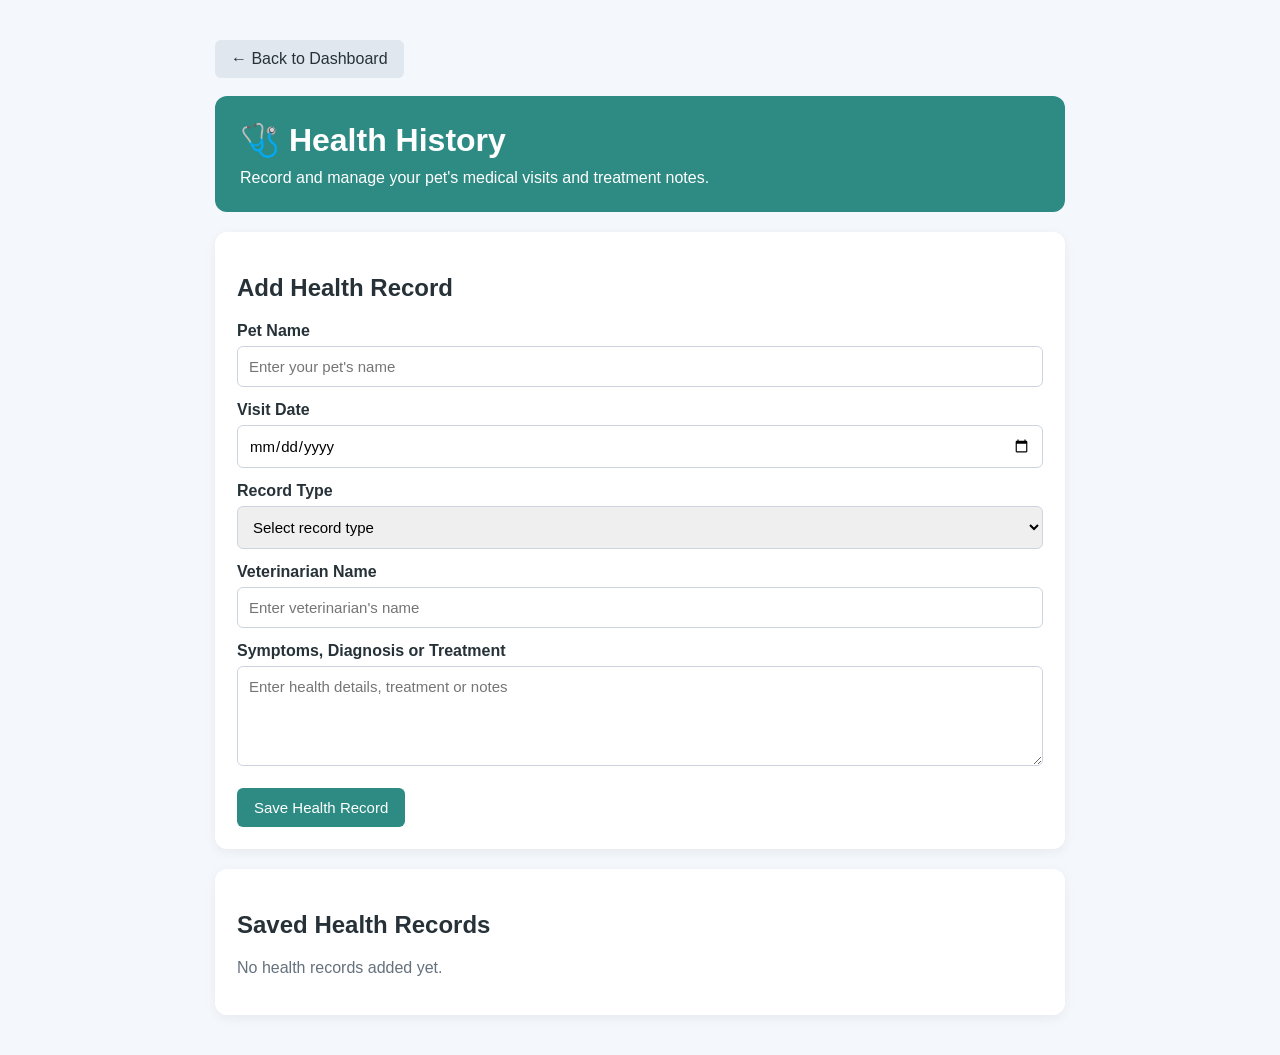
<file: frontend/Healthhistory.html>
<!DOCTYPE html>
<html lang="en">
<head>
  <meta charset="UTF-8">
  <meta name="viewport" content="width=device-width, initial-scale=1.0">
  <title>Health History - PetCareAI</title>

  <style>
    * {
      box-sizing: border-box;
    }

    body {
      margin: 0;
      padding: 20px;
      font-family: Arial, sans-serif;
      background: #f4f7fb;
      color: #263238;
    }

    .container {
      max-width: 850px;
      margin: 20px auto;
    }

    .header {
      background: #2d8b83;
      color: white;
      padding: 25px;
      border-radius: 12px;
      margin-bottom: 20px;
    }

    .header h1 {
      margin: 0 0 10px;
    }

    .header p {
      margin: 0;
    }

    .back-button {
      display: inline-block;
      margin-bottom: 18px;
      padding: 10px 16px;
      background: #e0e7ef;
      color: #263238;
      text-decoration: none;
      border-radius: 6px;
    }

    .card {
      background: white;
      padding: 22px;
      border-radius: 12px;
      margin-bottom: 20px;
      box-shadow: 0 3px 12px rgba(0, 0, 0, 0.06);
    }

    label {
      display: block;
      margin: 14px 0 6px;
      font-weight: bold;
    }

    input,
    select,
    textarea {
      width: 100%;
      padding: 11px;
      border: 1px solid #ccd5df;
      border-radius: 6px;
      font-size: 15px;
      font-family: inherit;
    }

    textarea {
      min-height: 100px;
      resize: vertical;
    }

    button {
      border: none;
      padding: 11px 17px;
      border-radius: 6px;
      cursor: pointer;
      font-size: 15px;
    }

    .save-button {
      background: #2d8b83;
      color: white;
      margin-top: 18px;
    }

    .delete-button {
      background: #d9534f;
      color: white;
      margin-top: 10px;
    }

    .record {
      border: 1px solid #dce4ec;
      border-left: 5px solid #2d8b83;
      border-radius: 8px;
      padding: 16px;
      margin-top: 14px;
      overflow-wrap: anywhere;
    }

    .record h3 {
      margin-top: 0;
      color: #23756e;
    }

    .record p {
      line-height: 1.5;
    }

    .empty-message {
      color: #65717d;
    }

    @media (max-width: 600px) {
      body {
        padding: 12px;
      }

      .card {
        padding: 16px;
      }
    }
  </style>
</head>

<body>
  <div class="container">

    <a class="back-button" href="dashboard.html">
      ← Back to Dashboard
    </a>

    <div class="header">
      <h1>🩺 Health History</h1>
      <p>Record and manage your pet's medical visits and treatment notes.</p>
    </div>

    <div class="card">
      <h2>Add Health Record</h2>

      <form id="healthForm">
        <label for="petName">Pet Name</label>
        <input
          type="text"
          id="petName"
          name="petName"
          required
          placeholder="Enter your pet's name"
        >

        <label for="visitDate">Visit Date</label>
        <input
          type="date"
          id="visitDate"
          name="visitDate"
          required
        >

        <label for="recordType">Record Type</label>
        <select id="recordType" name="recordType" required>
          <option value="">Select record type</option>
          <option value="General Checkup">General Checkup</option>
          <option value="Vaccination">Vaccination</option>
          <option value="Illness">Illness</option>
          <option value="Medication">Medication</option>
          <option value="Surgery">Surgery</option>
          <option value="Other">Other</option>
        </select>

        <label for="vetName">Veterinarian Name</label>
        <input
          type="text"
          id="vetName"
          name="vetName"
          placeholder="Enter veterinarian's name"
        >

        <label for="healthNotes">Symptoms, Diagnosis or Treatment</label>
        <textarea
          id="healthNotes"
          name="healthNotes"
          required
          placeholder="Enter health details, treatment or notes"
        ></textarea>

        <button type="submit" class="save-button">
          Save Health Record
        </button>
      </form>
    </div>

    <div class="card">
      <h2>Saved Health Records</h2>
      <div id="healthRecords">
        <p class="empty-message">Loading health records...</p>
      </div>
    </div>

  </div>

  <script>
    const healthStorageKey = "petcareai_health_records";

    const healthForm = document.getElementById("healthForm");
    const healthRecords = document.getElementById("healthRecords");

    function getHealthRecords() {
      try {
        const saved = localStorage.getItem(healthStorageKey);
        const records = saved ? JSON.parse(saved) : [];

        return Array.isArray(records) ? records : [];
      } catch (error) {
        return [];
      }
    }

    function saveHealthRecords(records) {
      try {
        localStorage.setItem(
          healthStorageKey,
          JSON.stringify(records)
        );
        return true;
      } catch (error) {
        alert("Could not save the record in this browser.");
        return false;
      }
    }

    function renderHealthRecords() {
      const records = getHealthRecords();

      healthRecords.replaceChildren();

      if (records.length === 0) {
        const message = document.createElement("p");
        message.className = "empty-message";
        message.textContent = "No health records added yet.";
        healthRecords.appendChild(message);
        return;
      }

      records.forEach(function(record) {
        const card = document.createElement("div");
        card.className = "record";

        const title = document.createElement("h3");
        title.textContent =
          (record.petName || "Pet") + " — " +
          (record.recordType || "Health Record");

        const date = document.createElement("p");
        date.textContent = "Visit Date: " + (record.visitDate || "Not provided");

        const vet = document.createElement("p");
        vet.textContent = "Veterinarian: " + (record.vetName || "Not provided");

        const notes = document.createElement("p");
        notes.textContent = "Notes: " + (record.healthNotes || "None");

        const deleteButton = document.createElement("button");
        deleteButton.className = "delete-button";
        deleteButton.textContent = "Delete Record";

        deleteButton.addEventListener("click", function() {
          const confirmed = confirm(
            "Are you sure you want to delete this health record?"
          );

          if (!confirmed) return;

          const updatedRecords = getHealthRecords().filter(
            function(item) {
              return item.id !== record.id;
            }
          );

          if (saveHealthRecords(updatedRecords)) {
            renderHealthRecords();
          }
        });

        card.appendChild(title);
        card.appendChild(date);
        card.appendChild(vet);
        card.appendChild(notes);
        card.appendChild(deleteButton);

        healthRecords.appendChild(card);
      });
    }

    healthForm.addEventListener("submit", function(event) {
      event.preventDefault();

      const record = {
        id: Date.now().toString() + Math.random().toString(36).slice(2),
        petName: document.getElementById("petName").value.trim(),
        visitDate: document.getElementById("visitDate").value,
        recordType: document.getElementById("recordType").value,
        vetName: document.getElementById("vetName").value.trim(),
        healthNotes: document.getElementById("healthNotes").value.trim()
      };

      if (!record.petName || !record.visitDate ||
          !record.recordType || !record.healthNotes) {
        alert("Please fill in all required fields.");
        return;
      }

      const records = getHealthRecords();
      records.unshift(record);

      if (saveHealthRecords(records)) {
        healthForm.reset();
        renderHealthRecords();
        alert("Health record saved successfully!");
      }
    });

    renderHealthRecords();
  </script>
</body>
</html>
</file>
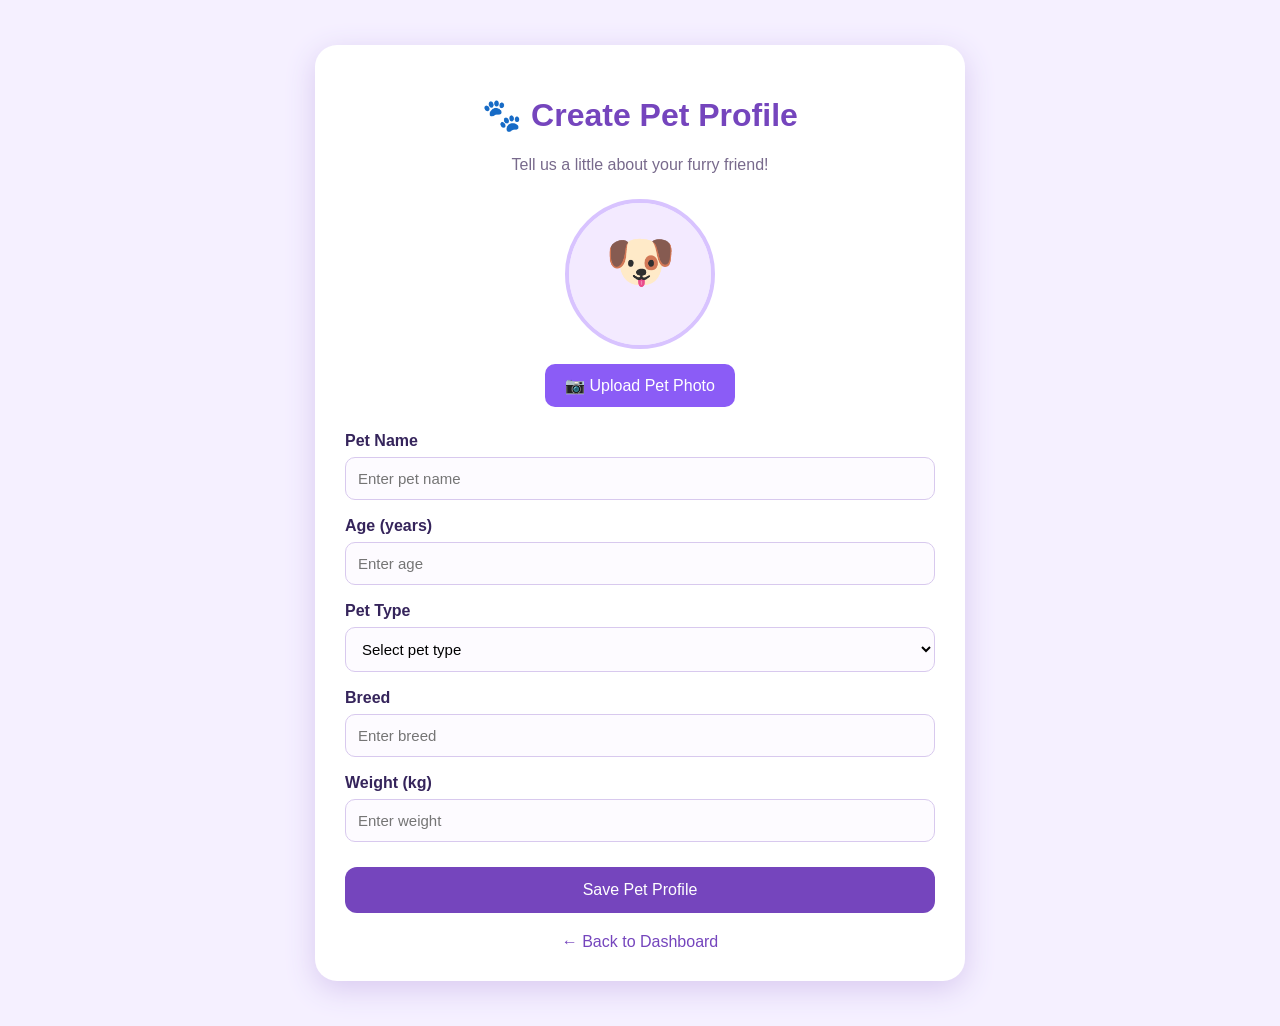
<file: frontend/petprofile.html>
<!DOCTYPE html>
<html lang="en">
<head>
  <meta charset="UTF-8">
  <meta name="viewport" content="width=device-width, initial-scale=1.0">
  <title>PetCareAI - Pet Profile</title>

  <style>
    * {
      box-sizing: border-box;
    }

    body {
      margin: 0;
      font-family: Arial, sans-serif;
      background: #f5f0ff;
      color: #35245b;
      padding: 25px;
    }

    .container {
      max-width: 650px;
      margin: 20px auto;
      background: white;
      padding: 30px;
      border-radius: 22px;
      box-shadow: 0 8px 30px #d8c9f0;
    }

    h1 {
      text-align: center;
      color: #7545bd;
    }

    .subtitle {
      text-align: center;
      color: #786a8c;
      margin-bottom: 25px;
    }

    .photo-area {
      text-align: center;
      margin-bottom: 25px;
    }

    #preview {
      width: 150px;
      height: 150px;
      object-fit: cover;
      border-radius: 50%;
      border: 4px solid #d8c3ff;
      background: #f3eaff;
      display: block;
      margin: 0 auto 15px;
    }

    .upload-label {
      display: inline-block;
      padding: 12px 20px;
      background: #8b5cf6;
      color: white;
      border-radius: 10px;
      cursor: pointer;
    }

    #photo {
      display: none;
    }

    .field {
      margin-bottom: 17px;
    }

    label.field-label {
      display: block;
      margin-bottom: 7px;
      font-weight: bold;
    }

    input, select {
      width: 100%;
      padding: 12px;
      border: 1px solid #d8c9ee;
      border-radius: 10px;
      font-size: 15px;
      background: #fdfbff;
    }

    .save-button {
      width: 100%;
      padding: 14px;
      background: #7545bd;
      color: white;
      border: none;
      border-radius: 12px;
      font-size: 16px;
      cursor: pointer;
      margin-top: 8px;
    }

    .save-button:hover {
      background: #6033a5;
    }

    #message {
      text-align: center;
      margin-top: 15px;
      color: #238348;
      font-weight: bold;
    }

    .back {
      display: block;
      text-align: center;
      margin-top: 20px;
      color: #7545bd;
      text-decoration: none;
    }
  </style>
</head>

<body>
  <div class="container">
    <h1>🐾 Create Pet Profile</h1>
    <p class="subtitle">Tell us a little about your furry friend!</p>

    <form id="petForm">
      <div class="photo-area">
        <img
          id="preview"
          alt="Pet photo preview"
          src="data:image/svg+xml,%3Csvg xmlns='http://www.w3.org/2000/svg' width='150' height='150'%3E%3Crect width='100%25' height='100%25' fill='%23f3eaff'/%3E%3Ctext x='50%25' y='55%25' font-size='60' text-anchor='middle'%3E🐶%3C/text%3E%3C/svg%3E"
        >

        <label class="upload-label" for="photo">
          📷 Upload Pet Photo
        </label>

        <input id="photo" type="file" accept="image/*">
      </div>

      <div class="field">
        <label class="field-label" for="name">Pet Name</label>
        <input id="name" name="name" type="text"
               placeholder="Enter pet name" required>
      </div>

      <div class="field">
        <label class="field-label" for="age">Age (years)</label>
        <input id="age" name="age" type="number"
               min="0" max="100" step="any"
               placeholder="Enter age" required>
      </div>

      <div class="field">
        <label class="field-label" for="type">Pet Type</label>
        <select id="type" name="type" required>
          <option value="">Select pet type</option>
          <option value="Dog">Dog</option>
          <option value="Cat">Cat</option>
          <option value="Bird">Bird</option>
          <option value="Rabbit">Rabbit</option>
          <option value="Other">Other</option>
        </select>
      </div>

      <div class="field">
        <label class="field-label" for="breed">Breed</label>
        <input id="breed" name="breed" type="text"
               placeholder="Enter breed" required>
      </div>

      <div class="field">
        <label class="field-label" for="weight">Weight (kg)</label>
        <input id="weight" name="weight" type="number"
               min="0" step="any"
               placeholder="Enter weight" required>
      </div>

      <button class="save-button" type="submit">
        Save Pet Profile
      </button>

      <p id="message" role="status"></p>
    </form>

    <a class="back" href="dashboard.html">← Back to Dashboard</a>
  </div>

  <script>
    const form = document.getElementById("petForm");
    const photoInput = document.getElementById("photo");
    const preview = document.getElementById("preview");
    const message = document.getElementById("message");

    let photoData = "";

    // Load previously saved profile for editing
    try {
      const saved = localStorage.getItem("petCareProfile");

      if (saved) {
        const pet = JSON.parse(saved);

        document.getElementById("name").value = pet.name || "";
        document.getElementById("age").value = pet.age || "";
        document.getElementById("type").value = pet.type || "";
        document.getElementById("breed").value = pet.breed || "";
        document.getElementById("weight").value = pet.weight || "";

        photoData = pet.photo || "";

        if (photoData) {
          preview.src = photoData;
        }
      }
    } catch (error) {
      message.textContent = "Could not load the saved profi0...e.";
    }

    // Select and preview photo
    photoInput.addEventListener("change", function () {
      const file = this.files[0];

      if (!file) return;

      if (!file.type.startsWith("image/")) {
        message.textContent = "Please select an image.";
        this.value = "";
        return;
      }

      const reader = new FileReader();

      reader.onload = function () {
        photoData = reader.result;
        preview.src = photoData;
        message.textContent = "Photo selected!";
      };

      reader.onerror = function () {
        message.textContent = "Could not read the photo.";
      };

      reader.readAsDataURL(file);
    });

    // Save new profile or update existing profile
    form.addEventListener("submit", function (event) {
      event.preventDefault();

      const pet = {
        name: document.getElementById("name").value.trim(),
        age: document.getElementById("age").value,
        type: document.getElementById("type").value,
        breed: document.getElementById("breed").value.trim(),
        weight: document.getElementById("weight").value,
        photo: photoData
      };

      try {
        localStorage.setItem("petCareProfile", JSON.stringify(pet));
        message.textContent = "✓ Pet profile saved successfully!";

        // Go to dashboard after saving
        setTimeout(function () {
          window.location.href = "dashboard.html";
        }, 800);
      } catch (error) {
        message.textContent =
          "Could not save. The photo may be too large; try a smaller image.";
      }
    });
  </script>
</body>
</html>
</file>
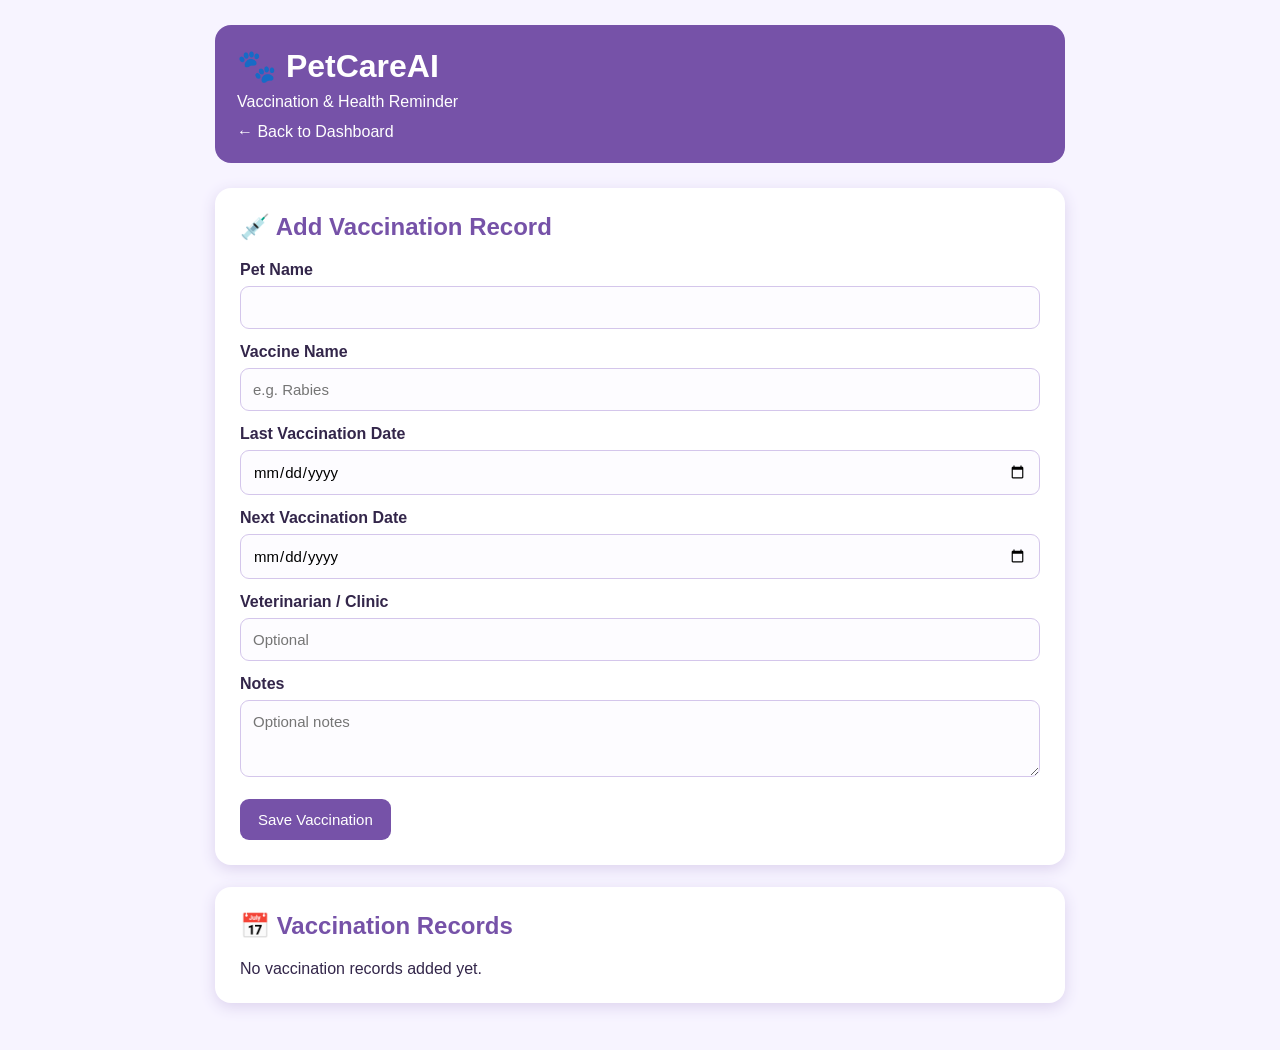
<file: frontend/vaccination.html>
<!DOCTYPE html>
<html lang="en">
<head>
  <meta charset="UTF-8">
  <meta name="viewport" content="width=device-width, initial-scale=1.0">
  <title>PetCareAI - Vaccination</title>

  <style>
    * {
      box-sizing: border-box;
      margin: 0;
      padding: 0;
      font-family: Arial, sans-serif;
    }

    body {
      background: #f7f4ff;
      color: #33264a;
      padding: 25px;
    }

    header {
      background: #7652a8;
      color: white;
      padding: 22px;
      border-radius: 16px;
      margin-bottom: 25px;
    }

    header h1 {
      margin-bottom: 8px;
    }

    .back {
      display: inline-block;
      color: white;
      margin-top: 12px;
      text-decoration: none;
    }

    .container {
      max-width: 850px;
      margin: auto;
    }

    .card {
      background: white;
      padding: 25px;
      border-radius: 16px;
      margin-bottom: 22px;
      box-shadow: 0 4px 15px #dcd2ee;
    }

    h2 {
      color: #7652a8;
      margin-bottom: 20px;
    }

    label {
      display: block;
      margin: 14px 0 7px;
      font-weight: bold;
    }

    input, select, textarea {
      width: 100%;
      padding: 12px;
      border: 1px solid #d4c6eb;
      border-radius: 9px;
      font-size: 15px;
      background: #fdfcff;
    }

    button {
      background: #7652a8;
      color: white;
      border: none;
      padding: 12px 18px;
      border-radius: 9px;
      margin-top: 18px;
      cursor: pointer;
      font-size: 15px;
    }

    button:hover {
      background: #5e3e8b;
    }

    .record {
      background: #f3edff;
      padding: 16px;
      border-radius: 10px;
      margin-top: 12px;
      overflow-wrap: anywhere;
    }

    .record p {
      margin: 7px 0;
    }

    .delete {
      background: #bd455b;
      margin-top: 8px;
    }

    .empty {
      color: #766b85;
    }

    @media (max-width: 600px) {
      body {
        padding: 12px;
      }

      .card {
        padding: 18px;
      }
    }
  </style>
</head>

<body>
  <div class="container">

    <header>
      <h1>🐾 PetCareAI</h1>
      <p>Vaccination & Health Reminder</p>
      <a class="back" href="index.html">← Back to Dashboard</a>
    </header>

    <section class="card">
      <h2>💉 Add Vaccination Record</h2>

      <form id="vaccineForm">
        <label for="petName">Pet Name</label>
        <input id="petName" type="text" required>

        <label for="vaccineName">Vaccine Name</label>
        <input id="vaccineName" type="text"
               placeholder="e.g. Rabies" required>

        <label for="lastDate">Last Vaccination Date</label>
        <input id="lastDate" type="date" required>

        <label for="nextDate">Next Vaccination Date</label>
        <input id="nextDate" type="date" required>

        <label for="vetName">Veterinarian / Clinic</label>
        <input id="vetName" type="text"
               placeholder="Optional">

        <label for="notes">Notes</label>
        <textarea id="notes" rows="3"
                  placeholder="Optional notes"></textarea>

        <button type="submit">Save Vaccination</button>
      </form>
    </section>

    <section class="card">
      <h2>📅 Vaccination Records</h2>
      <div id="records">
        <p class="empty">No vaccination records added yet.</p>
      </div>
    </section>

  </div>

  <script>
   
const form = document.getElementById("vaccineForm");
const records = document.getElementById("records");
const storageKey = "petcareai_vaccinations";

let vaccines = [];
let editingIndex = -1;

try {
  vaccines = JSON.parse(localStorage.getItem(storageKey) || "[]");
  if (!Array.isArray(vaccines)) vaccines = [];
} catch {
  vaccines = [];
}

function saveRecords() {
  localStorage.setItem(storageKey, JSON.stringify(vaccines));
  renderRecords();
}

function renderRecords() {
  records.replaceChildren();

  if (vaccines.length === 0) {
    records.textContent = "No vaccination records added yet.";
    return;
  }

  vaccines.forEach((v, index) => {
    const card = document.createElement("div");
    card.className = "record";

    const title = document.createElement("h3");
    title.textContent = v.petName + " — " + v.vaccineName;
    card.appendChild(title);

    [
      "Last vaccination: " + v.lastDate,
      "Next vaccination: " + v.nextDate,
      "Veterinarian: " + (v.vetName || "Not provided"),
      "Notes: " + (v.notes || "None")
    ].forEach(text => {
      const p = document.createElement("p");
      p.textContent = text;
      card.appendChild(p);
    });

    const today = new Date();
    today.setHours(0, 0, 0, 0);
    const next = new Date(v.nextDate + "T00:00:00");

    const status = document.createElement("p");
    status.style.fontWeight = "bold";

    if (next < today) {
      status.textContent = "⚠️ Vaccination overdue";
    } else if (next.getTime() === today.getTime()) {
      status.textContent = "🔔 Vaccination is due today";
    } else {
      status.textContent = "✅ Upcoming vaccination";
    }

    card.appendChild(status);

    const editButton = document.createElement("button");
    editButton.textContent = "Edit Record";

    editButton.onclick = () => {
      editingIndex = index;

      document.getElementById("petName").value = v.petName;
      document.getElementById("vaccineName").value = v.vaccineName;
      document.getElementById("lastDate").value = v.lastDate;
      document.getElementById("nextDate").value = v.nextDate;
      document.getElementById("vetName").value = v.vetName || "";
      document.getElementById("notes").value = v.notes || "";

      form.querySelector('button[type="submit"]').textContent =
        "Update Vaccination";

      form.scrollIntoView({ behavior: "smooth" });
    };

    card.appendChild(editButton);

    const deleteButton = document.createElement("button");
    deleteButton.className = "delete";
    deleteButton.textContent = "Delete Record";

    deleteButton.onclick = () => {
      if (!confirm("Delete this vaccination record?")) return;

      vaccines.splice(index, 1);
      editingIndex = -1;
      form.reset();
      form.querySelector('button[type="submit"]').textContent =
        "Save Vaccination";
      saveRecords();
    };

    card.appendChild(deleteButton);
    records.appendChild(card);
  });
}

form.addEventListener("submit", event => {
  event.preventDefault();

  const petName = document.getElementById("petName").value.trim();
  const vaccineName = document.getElementById("vaccineName").value.trim();
  const lastDate = document.getElementById("lastDate").value;
  const nextDate = document.getElementById("nextDate").value;

  if (!petName || !vaccineName || !lastDate || !nextDate) {
    alert("Please fill in all required fields.");
    return;
  }

  if (nextDate < lastDate) {
    alert("Next vaccination date cannot be before the last date.");
    return;
  }

  const vaccine = {
    petName,
    vaccineName,
    lastDate,
    nextDate,
    vetName: document.getElementById("vetName").value.trim(),
    notes: document.getElementById("notes").value.trim()
  };

  if (editingIndex >= 0) {
    vaccines[editingIndex] = vaccine;
  } else {
    vaccines.push(vaccine);
  }

  saveRecords();
  form.reset();
  editingIndex = -1;

  form.querySelector('button[type="submit"]').textContent =
    "Save Vaccination";

  alert("Vaccination record saved successfully!");
});

renderRecords();


  </script>
</body>
</html>
</file>
